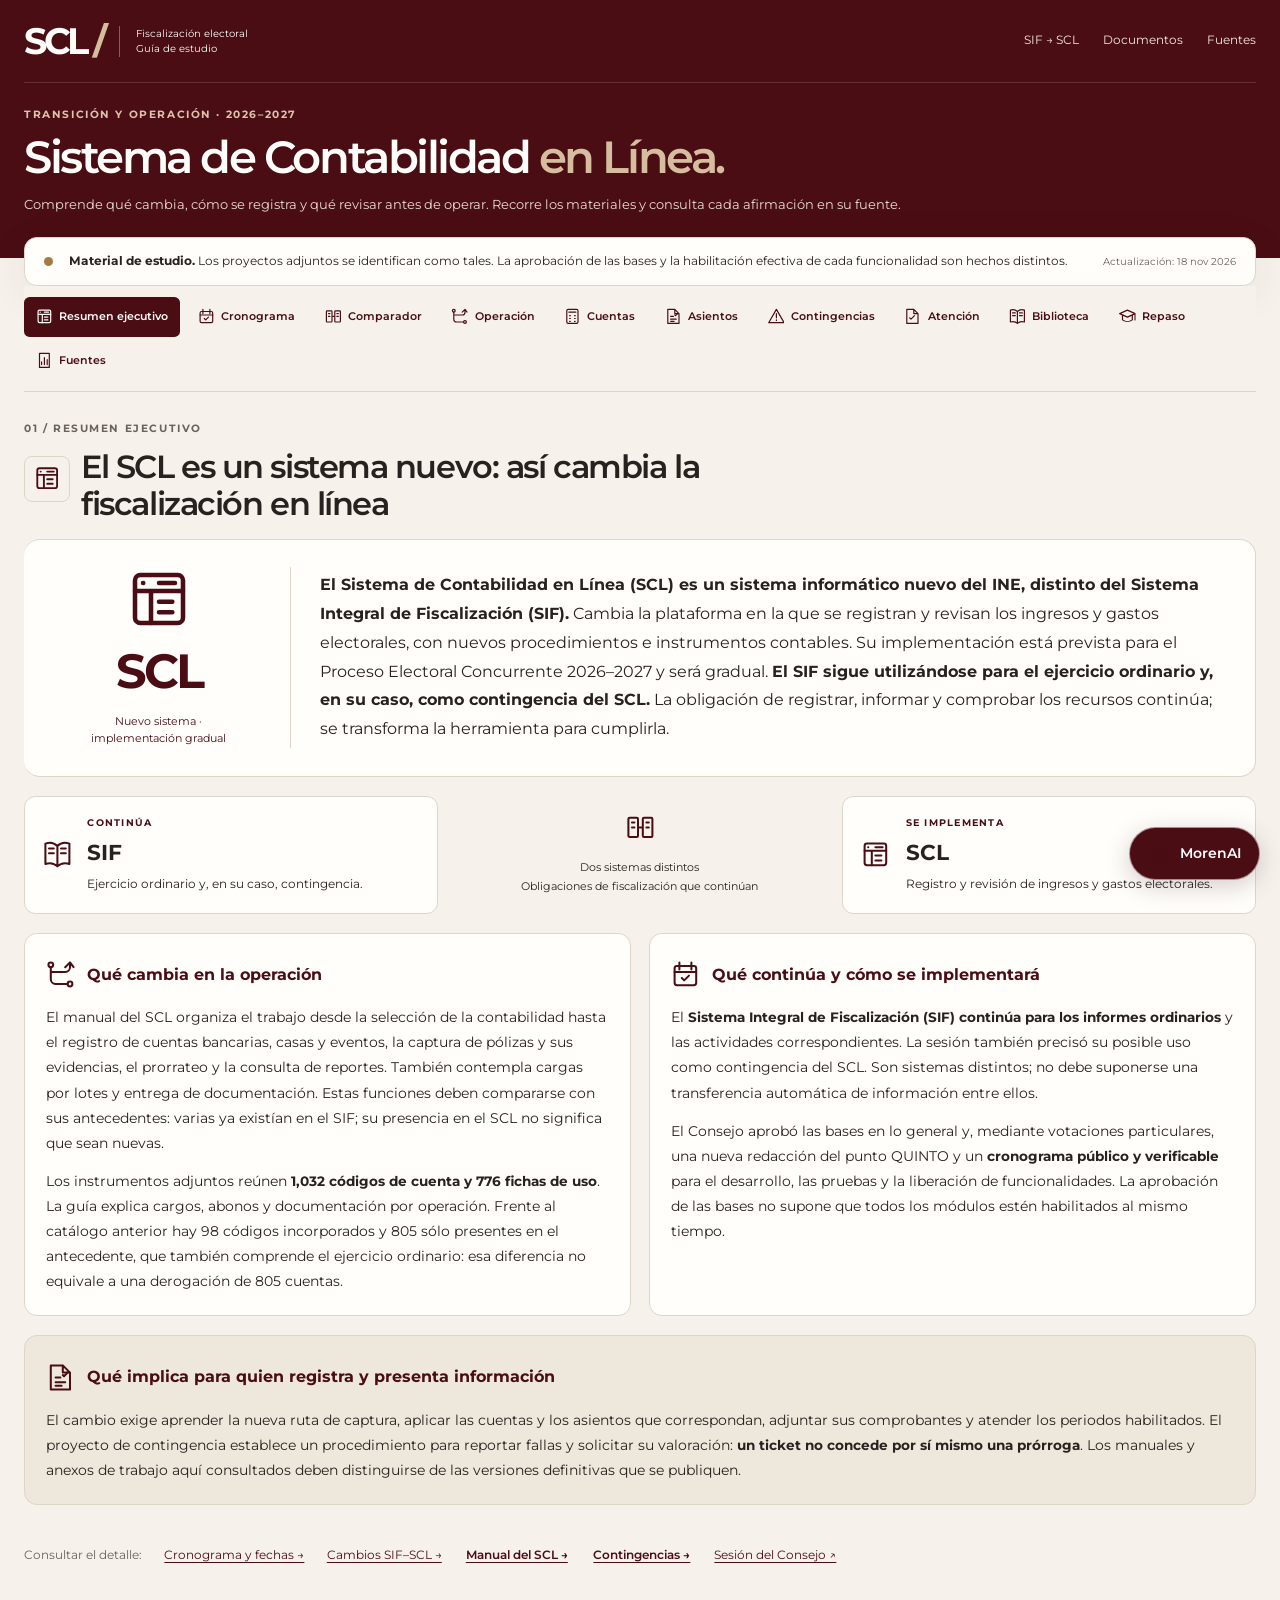
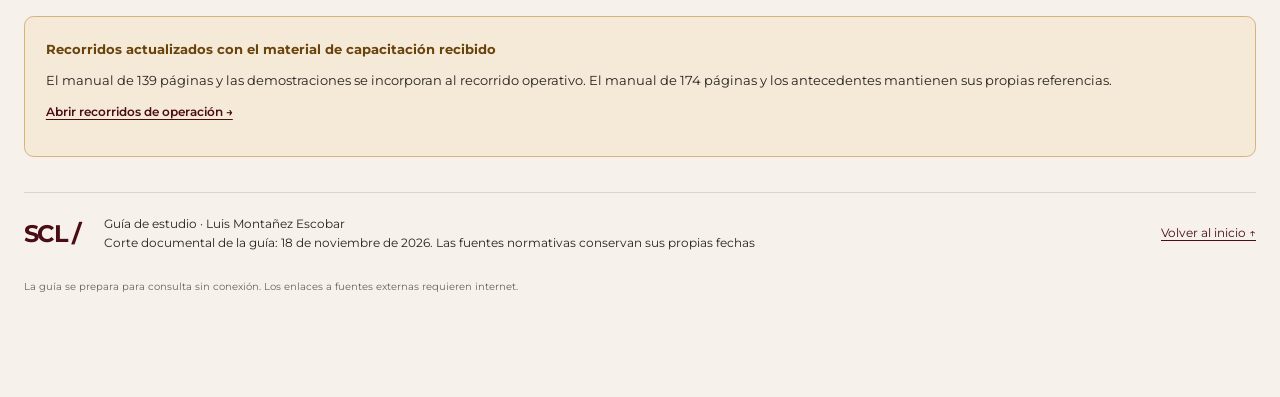
<file: index.html>
<!DOCTYPE html>

<html lang="es"><head><meta charset="utf-8"/><meta content="width=device-width,initial-scale=1,interactive-widget=resizes-content" name="viewport"/><meta content="Luis Montañez Escobar" name="author"/><meta content="Estudio del Sistema de Contabilidad en Línea: transición desde el SIF, operación, catálogo, asientos y contingencias con sus fuentes." name="description"/><meta content="#4a0d14" name="theme-color"/><title>SCL · Guía de estudio</title><link href="assets/favicon.svg" rel="icon" type="image/svg+xml"/><link href="styles.css?v=12" rel="stylesheet"/><link href="training.css?v=18" rel="stylesheet"/><script defer="" src="data.js?v=9"></script><script defer="" src="media.js?v=9"></script><script defer="" src="training-data.js?v=18"></script><script defer="" src="app.js?v=18"></script><script defer="" src="coverage.js?v=9"></script><script defer="" src="viewer.js?v=9"></script><script defer="" src="comparison.js?v=9"></script><script defer="" src="calendar-data.js?v=9"></script><script defer="" src="schedule.js?v=9"></script><script defer="" src="training.js?v=18"></script><script defer="" src="morenai.js?v=18"></script><script defer="" src="calendar-integration.js?v=9"></script></head>
<body><a class="skip" href="#contenido">Saltar al contenido</a><header class="site-header"><div class="wrap masthead"><a class="brand" href="#inicio"><strong>SCL<span> / </span></strong><span>Fiscalización electoral<br/>Guía de estudio</span></a><nav aria-label="Enlaces principales"><a href="#comparador">SIF → SCL</a><a href="#biblioteca">Documentos</a><a href="#fuentes">Fuentes</a></nav></div><div class="wrap hero" id="inicio"><div><p class="eyebrow">Transición y operación · 2026–2027</p><h1>Sistema de Contabilidad <span>en Línea.</span></h1><p class="hero-description">Comprende qué cambia, cómo se registra y qué revisar antes de operar. Recorre los materiales y consulta cada afirmación en su fuente.</p><div class="hero-actions"><a class="primary light" href="#operacion">Recorrer el sistema <span aria-hidden="true">↗</span></a><a href="#hallazgos">Ver puntos de atención →</a></div></div><div aria-hidden="true" class="hero-graphic"><span>REGISTRAR</span><div class="ledger"><i></i><i></i><i></i><i></i><i></i><i></i><b>+</b><em>=</em></div><span>DOCUMENTAR · RENDIR CUENTAS</span></div></div></header>
<main id="contenido"><div class="wrap"><div class="status-bar"><span class="status-dot"></span><p><strong>Material de estudio.</strong> Los proyectos adjuntos se identifican como tales. La aprobación de las bases y la habilitación efectiva de cada funcionalidad son hechos distintos.</p><span class="cutoff">Actualización: 18 nov 2026</span></div><nav aria-label="Contenido de la guía" class="section-nav"><a href="#panorama">Resumen ejecutivo</a><a href="#cronograma">Cronograma</a><a href="#comparador">Comparador</a><a href="#operacion">Operación</a><a href="#cuentas">Cuentas</a><a href="#asientos">Asientos</a><a href="#contingencias">Contingencias</a><a href="#hallazgos">Atención</a><a href="#biblioteca">Biblioteca</a><a href="#repaso">Repaso</a><a href="#fuentes">Fuentes</a></nav>
<section id="panorama"><div class="section-heading"><div><p class="eyebrow">01 / Resumen ejecutivo</p><h2>El SCL es un sistema nuevo: así cambia la fiscalización en línea</h2></div></div>
<div class="executive-lead"><div class="executive-emblem"><svg aria-hidden="true" class="executive-icon"><use href="assets/pictogramas/scl.svg#contabilidades"></use></svg><span>SCL</span><small>Nuevo sistema · implementación gradual</small></div><p><strong>El Sistema de Contabilidad en Línea (SCL) es un sistema informático nuevo del INE, distinto del Sistema Integral de Fiscalización (SIF).</strong> Cambia la plataforma en la que se registran y revisan los ingresos y gastos electorales, con nuevos procedimientos e instrumentos contables. Su implementación está prevista para el Proceso Electoral Concurrente 2026–2027 y será gradual. <strong>El SIF sigue utilizándose para el ejercicio ordinario y, en su caso, como contingencia del SCL.</strong> La obligación de registrar, informar y comprobar los recursos continúa; se transforma la herramienta para cumplirla.</p></div>
<div aria-label="Relación entre el SIF y el SCL" class="transition-map"><div><svg aria-hidden="true" class="executive-icon"><use href="assets/pictogramas/scl.svg#diario"></use></svg><span><small>CONTINÚA</small><strong>SIF</strong><span>Ejercicio ordinario y, en su caso, contingencia.</span></span></div><div class="transition-bridge"><svg aria-hidden="true" class="executive-icon"><use href="assets/pictogramas/scl.svg#comparar"></use></svg><span>Dos sistemas distintos<br/>Obligaciones de fiscalización que continúan</span></div><div><svg aria-hidden="true" class="executive-icon"><use href="assets/pictogramas/scl.svg#contabilidades"></use></svg><span><small>SE IMPLEMENTA</small><strong>SCL</strong><span>Registro y revisión de ingresos y gastos electorales.</span></span></div></div><div class="executive-grid"><article class="executive-card"><h3><svg aria-hidden="true" class="executive-icon"><use href="assets/pictogramas/scl.svg#ruta"></use></svg><span>Qué cambia en la operación</span></h3><p>El manual del SCL organiza el trabajo desde la selección de la contabilidad hasta el registro de cuentas bancarias, casas y eventos, la captura de pólizas y sus evidencias, el prorrateo y la consulta de reportes. También contempla cargas por lotes y entrega de documentación. Estas funciones deben compararse con sus antecedentes: varias ya existían en el SIF; su presencia en el SCL no significa que sean nuevas.</p><p>Los instrumentos adjuntos reúnen <strong>1,032 códigos de cuenta y 776 fichas de uso</strong>. La guía explica cargos, abonos y documentación por operación. Frente al catálogo anterior hay 98 códigos incorporados y 805 sólo presentes en el antecedente, que también comprende el ejercicio ordinario: esa diferencia no equivale a una derogación de 805 cuentas.</p></article>
<article class="executive-card"><h3><svg aria-hidden="true" class="executive-icon"><use href="assets/pictogramas/scl.svg#evento"></use></svg><span>Qué continúa y cómo se implementará</span></h3><p>El <strong>Sistema Integral de Fiscalización (SIF) continúa para los informes ordinarios</strong> y las actividades correspondientes. La sesión también precisó su posible uso como contingencia del SCL. Son sistemas distintos; no debe suponerse una transferencia automática de información entre ellos.</p><p>El Consejo aprobó las bases en lo general y, mediante votaciones particulares, una nueva redacción del punto QUINTO y un <strong>cronograma público y verificable</strong> para el desarrollo, las pruebas y la liberación de funcionalidades. La aprobación de las bases no supone que todos los módulos estén habilitados al mismo tiempo.</p></article></div>
<div class="executive-impact"><h3><svg aria-hidden="true" class="executive-icon"><use href="assets/pictogramas/scl.svg#poliza"></use></svg><span>Qué implica para quien registra y presenta información</span></h3><p>El cambio exige aprender la nueva ruta de captura, aplicar las cuentas y los asientos que correspondan, adjuntar sus comprobantes y atender los periodos habilitados. El proyecto de contingencia establece un procedimiento para reportar fallas y solicitar su valoración: <strong>un ticket no concede por sí mismo una prórroga</strong>. Los manuales y anexos de trabajo aquí consultados deben distinguirse de las versiones definitivas que se publiquen.</p></div>
<div class="executive-sources"><span>Consultar el detalle:</span><a href="#cronograma">Cronograma y fechas →</a><a href="#comparador">Cambios SIF–SCL →</a><button class="text-button" data-page="2" data-pdf="manual">Manual del SCL →</button><button class="text-button" data-page="5" data-pdf="contingencia">Contingencias →</button><a href="https://centralelectoral.ine.mx/2026/11/11/version-estenografica-de-la-sesion-extraordinaria-del-consejo-general-del-ine-11-de-noviembre-de-2026/" rel="noopener" target="_blank">Sesión del Consejo ↗</a></div></section>
<section id="cronograma"><div class="section-heading"><div><p class="eyebrow">02 / Implementación y calendario electoral</p><h2>Implementación del SCL y plazos de fiscalización</h2></div></div><p class="intro">El Acuerdo INE/CG570/2026 establece los plazos para la fiscalización de los informes de ingresos y gastos de obtención del apoyo de la ciudadanía, precampaña y campaña. El cronograma de implementación del SCL debe coordinar la disponibilidad de sus funcionalidades con la presentación y revisión de esos informes.</p><div class="schedule-undated"><h3>Actividades del SCL sin fecha establecida</h3><div class="schedule-milestones"><article><h3>Desarrollo y pruebas</h3><p>La programación debe precisar las actividades de desarrollo y las pruebas de validación.</p><span>Sin fecha establecida</span></article><article><h3>Liberación de funcionalidades</h3><p>La entrada en operación depende de la conclusión y liberación de los desarrollos a cargo de la UTSI.</p><span>Sin fecha establecida</span></article></div><p class="reader-caption">Las bases y la adición del cronograma se aprobaron el 11 de noviembre de 2026. La continuidad del SIF para las actividades señaladas en el punto QUINTO se previó al menos durante 2027. <button class="text-button" data-page="11" data-pdf="bases">Anteproyecto: puntos SEGUNDO y TERCERO, página 11 →</button> <button class="text-button" data-page="13" data-pdf="bases">Avisos de habilitación: punto DÉCIMO PRIMERO, página 13 →</button><a href="https://centralelectoral.ine.mx/2026/11/11/version-estenografica-de-la-sesion-extraordinaria-del-consejo-general-del-ine-11-de-noviembre-de-2026/" rel="noopener" target="_blank">Sesión del 11 de noviembre: votaciones particulares del QUINTO y de la adición del cronograma ↗</a></p></div><div id="scheduleApp"><div aria-label="Consulta del cronograma" class="schedule-full-tabs" role="group"><button aria-pressed="true" data-schedule-panel="scheduleCalendar">Calendario electoral completo</button><button aria-pressed="false" data-schedule-panel="scheduleRelations">Implicaciones por actuación</button><button aria-pressed="false" data-schedule-panel="scheduleDocuments">Fechas pendientes y documentos</button><button aria-pressed="false" data-schedule-panel="scheduleResearch">Antecedentes publicados</button></div><div id="scheduleCalendar"><p class="reader-caption">Mismas vistas, mapa, selección de entidades, cargos, anexos, fuentes, capturas y descargas del calendario electoral.</p><iframe id="fullElectoralCalendar" loading="lazy" scrolling="no" src="calendario/index.html" style="width:100%;height:1500px;border:0;display:block" title="Calendario electoral completo 2026–2027"></iframe><a class="text-button" href="calendario/index.html" rel="noopener" target="_blank">Abrir calendario en pantalla completa ↗</a></div><div hidden="" id="scheduleRelations"></div><div hidden="" id="scheduleResearch"></div></div><div hidden="" id="scheduleDocuments"><div class="schedule-alert"><strong>Fechas establecidas y fechas pendientes de la implementación.</strong><p>Las fuentes consultadas distinguen la previsión general de puesta en producción durante 2026 de las fechas por funcionalidad. El anteproyecto remite a un cronograma integral, un plan de capacitación y avisos de habilitación. Esos instrumentos deben permitir conocer cuándo puede cumplirse cada obligación en el sistema correspondiente.</p></div><p class="source-line"><a href="https://centralelectoral.ine.mx/2026/11/11/version-estenografica-de-la-sesion-extraordinaria-del-consejo-general-del-ine-11-de-noviembre-de-2026/" rel="noopener" target="_blank">Sesión del 11 de noviembre ↗</a> · <a href="https://www.ine.mx/calendario-de-fiscalizacion-del-proceso-electoral-concurrente-2026-2027/" rel="noopener" target="_blank">Calendario oficial de fiscalización ↗</a></p><div class="schedule-cross"><h3>El primer cruce ya ocurre el 12 de noviembre</h3><p>El calendario incorpora inicios de apoyo ciudadano y precampaña para Guerrero el 12 de noviembre de 2026. La proximidad con la aprobación de las bases exige conocer la plataforma habilitada para cada obligación. La sesión no acredita por sí sola que el SCL ya estuviera liberado ese día ni modifica las fechas del calendario.</p><a href="https://luismesco.github.io/calendario-electoral-2026-2027/#mes=2026-11&amp;entidad=GRO" rel="noopener" target="_blank">Consultar Guerrero en el calendario original ↗</a></div><div class="schedule-legal"><h3>Cómo se relacionan las fechas y las obligaciones</h3><p>El periodo de obtención del apoyo de la ciudadanía, la precampaña y la campaña delimitan las operaciones que deben informarse. Después se identifican, para cada ámbito, cargo y bloque, las fechas de presentación de informes, notificación de oficios de errores y omisiones, respuesta, dictamen y resolución. Las actuaciones de la Unidad Técnica de Fiscalización, la Comisión de Fiscalización y el Consejo General se muestran separadas de las obligaciones de los sujetos obligados.</p><p>Los artículos 79 y 80 de la Ley General de Partidos Políticos regulan los informes de precampaña y campaña de los partidos políticos y su revisión. Los plazos específicos del Acuerdo INE/CG570/2026 y sus anexos deben consultarse por el periodo, sujeto obligado y ámbito correspondiente. Esas disposiciones no se trasladan automáticamente a personas aspirantes a candidaturas independientes.</p><p><strong>Implicación de la implementación:</strong> deben estar disponibles las funcionalidades aplicables al registro contable, documentación soporte, presentación de informes y atención de oficios de errores y omisiones. Una liberación posterior o una incidencia técnica no modifica por sí misma el plazo: debe atenderse el procedimiento aplicable y acreditarse la determinación de la autoridad competente.</p><button class="text-button" data-page="43" data-pdf="lgpp">Consultar artículos 79 y 80 de la Ley General de Partidos Políticos →</button></div></div></section><section id="morenai" hidden><div class="section-heading"><div><p class="eyebrow">Consulta documental</p><h2>MorenAI · Preguntas sobre el SCL</h2></div></div><p class="intro">Consulta los documentos de estudio del SCL, sus antecedentes en el SIF, los instrumentos contables y el calendario electoral, con apoyo del acervo normativo electoral. Cada respuesta se acompaña de los documentos, páginas y pasajes que la sostienen.</p><p class="reader-caption" id="morenaiCoverage"></p><form class="morenai-form" id="morenaiForm"><label for="morenaiScope">Fuentes para responder</label><select id="morenaiScope"><option value="electoral">Documentos de estudio y contexto normativo electoral</option><option value="documents">Sólo documentos de estudio del SCL y calendario</option></select><label for="morenaiQuestion">Tu pregunta</label><textarea id="morenaiQuestion" maxlength="1800" minlength="5" placeholder="¿Qué documento debe establecer las fechas de capacitación y habilitación del SCL?" required="" rows="3"></textarea><div><button class="primary" id="morenaiSubmit" type="submit">Consultar documentos →</button><span aria-live="polite" id="morenaiStatus" role="status"></span></div></form><div class="morenai-suggestions"><button data-morenai-question="¿Qué fechas faltan para la implementación del SCL y dónde deben establecerse?">Fechas pendientes</button><button data-morenai-question="¿Cuál es la diferencia entre el SCL y el SIF y qué continúa en el SIF durante 2027?">Transición SIF–SCL</button><button data-morenai-question="¿Un reporte de falla o ticket concede una prórroga automática?">Incidencias y plazos</button><button data-morenai-question="¿Qué es el SCL?">¿Qué es el SCL?</button><button data-morenai-question="¿En qué se diferencia el SCL del SIF?">SCL y SIF</button><button data-morenai-question="¿Qué es el catálogo de cuentas?">Catálogo de cuentas</button><button data-morenai-question="¿Qué es el Plan de Contingencia del SCL?">Plan de Contingencia</button><button data-morenai-question="¿Qué cambios se pueden hacer a los datos de una cuenta bancaria?">Cambios en cuentas bancarias</button><button data-morenai-question="¿Cómo se hace el prorrateo en el SCL?">Prorrateo</button></div><div aria-live="polite" id="morenaiAnswer"></div><div class="pagination" hidden="" id="morenaiHistory"><button id="morenaiPrevious">← Consulta anterior</button><span id="morenaiPosition"></span><button id="morenaiNext">Consulta siguiente →</button></div><p class="reader-caption">Corte documental de la guía: 18 de noviembre de 2026. Las fuentes normativas conservan sus propias fechas. Se distinguen las versiones de trabajo, los antecedentes publicados y las decisiones del Consejo General. Consulta el contexto de cada fuente antes de aplicar una conclusión a un caso concreto.</p></section><section id="comparador"><div class="section-heading"><div><p class="eyebrow">02 / Antecedente y propuesta</p><h2>Del SIF al SCL</h2></div><p class="section-side">Índice completo, cuentas y asientos.</p></div><p class="intro">Compara instrumentos concretos. Una función presente en el SCL puede existir desde el SIF; una diferencia documental no acredita por sí sola su configuración actual en producción.</p><div aria-label="Contenido del comparador" class="compare-view-tabs" role="group"><button aria-pressed="true" data-compare-view="visual" type="button">Capturas de antes y propuesta</button><button aria-pressed="false" data-compare-view="text" type="button">Cambios documentales</button></div><div id="visualComparison"></div><div hidden="" id="textComparison"><label class="filter-label" for="compareFilter">Tema de comparación</label><select id="compareFilter"><option value="">Todos los temas</option><option>Alcance</option><option>Registro</option><option>Evidencias</option><option>Contingencias</option><option>Instrumentos contables</option></select><div class="comparison-list" id="compareRows"></div></div></section>
<section id="operacion"><div class="section-heading"><div><p class="eyebrow">03 / Recorrido del manual</p><h2>De la contabilidad al reporte</h2></div><span class="count-label">16 apartados · 174 páginas</span></div><p class="intro">Selecciona un apartado para consultar su ruta, secuencia de trabajo y precauciones. La lectura original por página permanece disponible en la biblioteca.</p><div class="search"><label for="moduleSearch">Buscar en el recorrido</label><input id="moduleSearch" placeholder="Por ejemplo: prorrateo, temporalidad, evidencias" type="search"/></div><div class="module-grid" id="modules"></div></section>
<section id="cuentas"><div class="section-heading"><div><p class="eyebrow">04 / Catálogo e instructivo</p><h2>Encuentra la cuenta.<br/>Comprende su movimiento.</h2></div><span class="count-label">1,032 códigos · 776 fichas</span></div><p class="intro">El catálogo incluye cuentas de distintos niveles. La existencia de un código no significa que sea afectable ni que esté habilitado para tu proceso. Abre la ficha y revisa su estatus.</p><div class="query-panel"><div class="filters"><div class="field wide"><label for="accountSearch">Código, nombre o movimiento</label><input id="accountSearch" placeholder="Caja, 1-1-02, redes sociales…" type="search"/></div><div class="field"><label for="rubroFilter">Rubro</label><select id="rubroFilter"><option value="">Todos</option><option>Activo</option><option>Pasivo</option><option>Patrimonio</option><option>Ingresos</option><option>Egresos</option><option>Orden</option></select></div><div class="field"><label for="accountState">Tipo de consulta</label><select id="accountState"><option value="">Todo el catálogo</option><option value="ficha">Con ficha</option><option value="nueva">Marcadas nuevas</option><option value="inactiva">Inactivas</option></select></div><button class="text-button" id="clearAccounts" type="button">Limpiar filtros</button></div><div class="results-header"><p aria-live="polite" id="accountCount" role="status"></p><button class="text-button" id="exportAccounts" type="button">Descargar selección CSV ↓</button></div><div class="table-wrap"><table><thead><tr><th scope="col">Código</th><th scope="col">Cuenta</th><th scope="col">Rubro</th><th scope="col">Estado / detalle</th></tr></thead><tbody id="accountRows"></tbody></table></div><div class="pagination"><button aria-label="Página anterior de cuentas" id="prevAccounts" type="button">← Anterior</button><span id="accountPage"></span><button aria-label="Página siguiente de cuentas" id="nextAccounts" type="button">Siguiente →</button></div></div><details class="reading-note"><summary>Cómo interpretar las cifras y la comparación contable</summary><p>Las 776 fichas describen movimientos: 774 aparecen activas y dos inactivas. Otras 256 entradas del catálogo no tienen ficha individual en el instructivo; entre ellas existen niveles acumulativos. Esa diferencia no demuestra una omisión por sí sola.</p><p>El catálogo del acuerdo CF/011/2024 contiene 1,739 códigos; frente al adjunto, se identifican 98 códigos añadidos y 805 presentes únicamente en el anterior. Los ámbitos de los instrumentos son distintos: esto no permite llamar “derogadas” a esas 805 cuentas. Las 98 incorporaciones coinciden con las marcadas como nuevas en el instructivo.</p><button class="text-button" data-doc="contable" data-page="5">Leer alcance y actualización de cuentas →</button></details></section>
<section id="asientos"><div class="section-heading"><div><p class="eyebrow">05 / Guía contabilizadora</p><h2>Relaciona operación, evidencia y asiento</h2></div><span class="count-label">169 temas · 361 filas de operaciones</span></div><p class="intro">Cada resultado conserva el número de operación y la fila de su fuente. El número 253 se repite en dos filas; se mantienen ambas. Los ejemplos deben adecuarse al hecho, proceso y cuenta habilitada.</p><div class="query-panel"><div class="filters operation-filters"><div class="field"><label for="operationSearch">Buscar operación o evidencia</label><input id="operationSearch" placeholder="Proveedores, aportación, CFDI…" type="search"/></div><div class="field"><label for="operationTheme">Tema</label><select id="operationTheme"><option value="">Todos los temas</option></select></div></div><div class="results-header"><p aria-live="polite" id="operationCount" role="status"></p></div><div class="operation-list" id="operations"></div><div class="pagination"><button id="prevOperations" type="button">← Anterior</button><span id="operationPage"></span><button id="nextOperations" type="button">Siguiente →</button></div></div></section>
<section id="contingencias"><div class="section-heading"><div><p class="eyebrow">06 / Actuar ante una falla</p><h2>Reportar no equivale<br/>a obtener una prórroga.</h2></div><span class="badge draft">Según el proyecto adjunto</span></div><div class="contingency-grid"><div><p class="intro">El plan distingue asesoría, incidencia, intermitencia y falla. La atención requiere identificar el impedimento y documentarlo; el ticket no exime por sí solo de las obligaciones.</p><div class="decision"><label for="incidentDay">¿Cuándo ocurre el problema?</label><select id="incidentDay"><option value="normal">En un día distinto al vencimiento</option><option value="deadline">El día de vencimiento</option></select><p aria-live="polite" id="incidentAdvice" role="status"></p><small>Consideraciones previas 2, 3 y 6 del proyecto. No es un cómputo de un vencimiento real.</small></div><div class="contact"><h3>Canales que propone el plan</h3><p>CAT: <strong>(55) 55 99 16 00</strong></p><p>Extensiones: 372165, 372167, 372178, 372182, 421122, 421164, 423177 y 423116.</p><p>Seguimiento y evidencias: <strong>asistencia.scl@ine.mx</strong></p><p>Lunes a viernes, 09:00–19:00, hora del centro. En vencimientos, guardia hasta las 23:59.</p><small>Verifica la versión publicada y sus canales antes de utilizarlos.</small></div></div><div class="checklist"><div class="checklist-heading"><h3>Expediente de la incidencia</h3><button class="text-button" id="resetChecklist" type="button">Reiniciar</button></div><p id="checkProgress" role="status"></p><div id="incidentChecklist"></div><button class="primary" id="downloadChecklist" type="button">Descargar mi lista ↓</button><button class="text-button" data-doc="contingencia" data-page="2">Leer el plan completo →</button></div></div><div class="notice"><strong>Las doce horas no amplían la obligación.</strong><p>El proyecto permite presentar la solicitud firmada de prórroga el día de vencimiento o hasta doce horas después de su conclusión. Ese margen se refiere a la solicitud. La procedencia, duración y alcance dependen de la determinación de la autoridad competente.</p><button class="text-button" data-doc="contingencia" data-page="3">Consideraciones 6 y 7 · página 3 →</button></div></section>
<section id="hallazgos"><div class="section-heading"><div><p class="eyebrow">07 / Lectura crítica</p><h2>Lo que requiere atención</h2></div><span class="section-side">Hecho · fuente · implicación · acción</span></div><p class="intro">Observaciones sobre las versiones proporcionadas. No se atribuyen automáticamente al texto final aprobado ni constituyen, por sí mismas, una conclusión de invalidez.</p><div class="finding-list" id="findings"></div></section>
<section id="biblioteca"><div class="section-heading"><div><p class="eyebrow">08 / Lectura de principio a fin</p><h2>La biblioteca del tema</h2></div><button class="text-button" id="printGuide" type="button">Imprimir sección / Guardar PDF ↓</button></div><p class="intro">Abre cada documento en el visor PDF para recorrer sus páginas, ampliar, girar y buscar. También puedes consultar el texto o las hojas y descargar el archivo. Los libros contables también alimentan los exploradores anteriores.</p><div class="document-grid" id="documentCards"></div></section>
<section id="repaso"><div class="section-heading"><div><p class="eyebrow">09 / Comprueba lo aprendido</p><h2>Repaso con explicación</h2></div><span aria-live="polite" class="count-label" id="quizScore" role="status"></span></div><p class="intro">Responde cada caso y consulta por qué una respuesta es correcta. El progreso se conserva únicamente en este navegador.</p><div class="quiz-grid" id="quiz"></div><div class="quiz-navigation"><button id="prevQuestion" type="button">← Pregunta anterior</button><span id="questionPosition" role="status"></span><button id="nextQuestion" type="button">Siguiente pregunta →</button></div><button class="text-button" id="resetQuiz" type="button">Reiniciar respuestas</button></section>
<section id="fuentes"><div class="section-heading"><div><p class="eyebrow">10 / Fuentes y alcance</p><h2>Documentos para volver a la fuente</h2></div></div><div class="source-grid" id="officialSources"></div><div class="reading-note"><h3>Qué está acreditado y qué falta confirmar</h3><p>La publicación institucional del 11 de noviembre de 2026 y su versión estenográfica dan cuenta de la aprobación de las bases y de decisiones particulares. Los archivos adjuntos conservan números provisionales y referencias pendientes. Esta guía no identifica esos archivos como el engrose definitivo.</p><p>Para una operación concreta deben confirmarse el texto final, los anexos publicados, los avisos de habilitación, la versión del manual y la temporalidad correspondiente. La solicitud de ajustes técnicos durante una sesión no equivale a su implementación.</p><p>Marco de referencia: LGIPE, artículos 190, numeral 2; 191, numeral 1, incisos a) y b); 192 y 199; LGPP, artículos 59, 60 y 61; y Reglamento de Fiscalización e instrumentos aplicables al proceso. Las citas de los proyectos se revisan en relación con el texto oficial.</p></div></section>
</div></main><footer class="wrap site-footer"><a class="footer-brand" href="#inicio">SCL /</a><p>Guía de estudio · Luis Montañez Escobar<br/><small>Corte documental de la guía: 18 de noviembre de 2026. Las fuentes normativas conservan sus propias fechas</small></p><a href="#inicio">Volver al inicio ↑</a><p id="offlineStatus" role="status"></p></footer>
<dialog aria-labelledby="detailTitle" id="detailDialog"><div class="dialog-header"><div><p class="eyebrow" id="detailEyebrow">Detalle</p><h2 id="detailTitle"></h2></div><button aria-label="Cerrar detalle" class="close-button" id="closeDetail" type="button">×</button></div><div id="detailBody"></div></dialog><div aria-live="polite" hidden="" id="toast" role="status"></div></body></html>
</file>
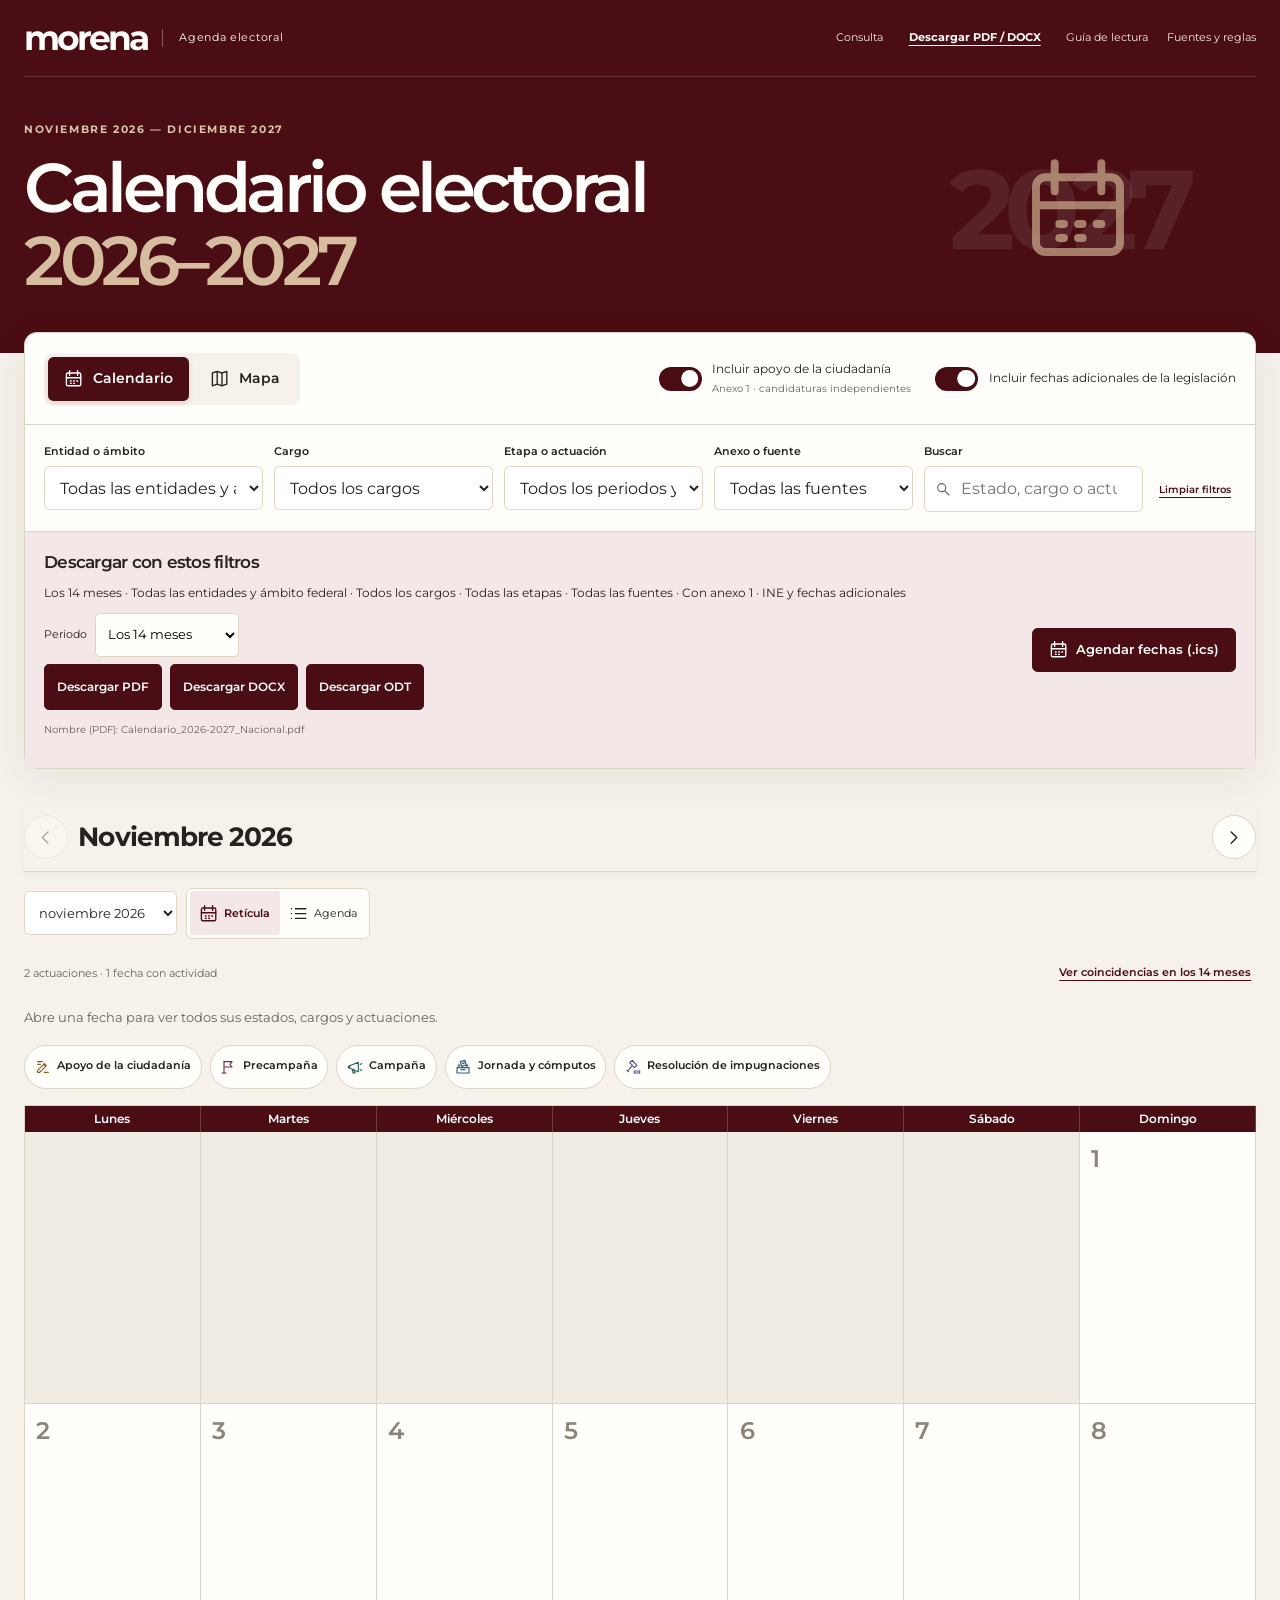
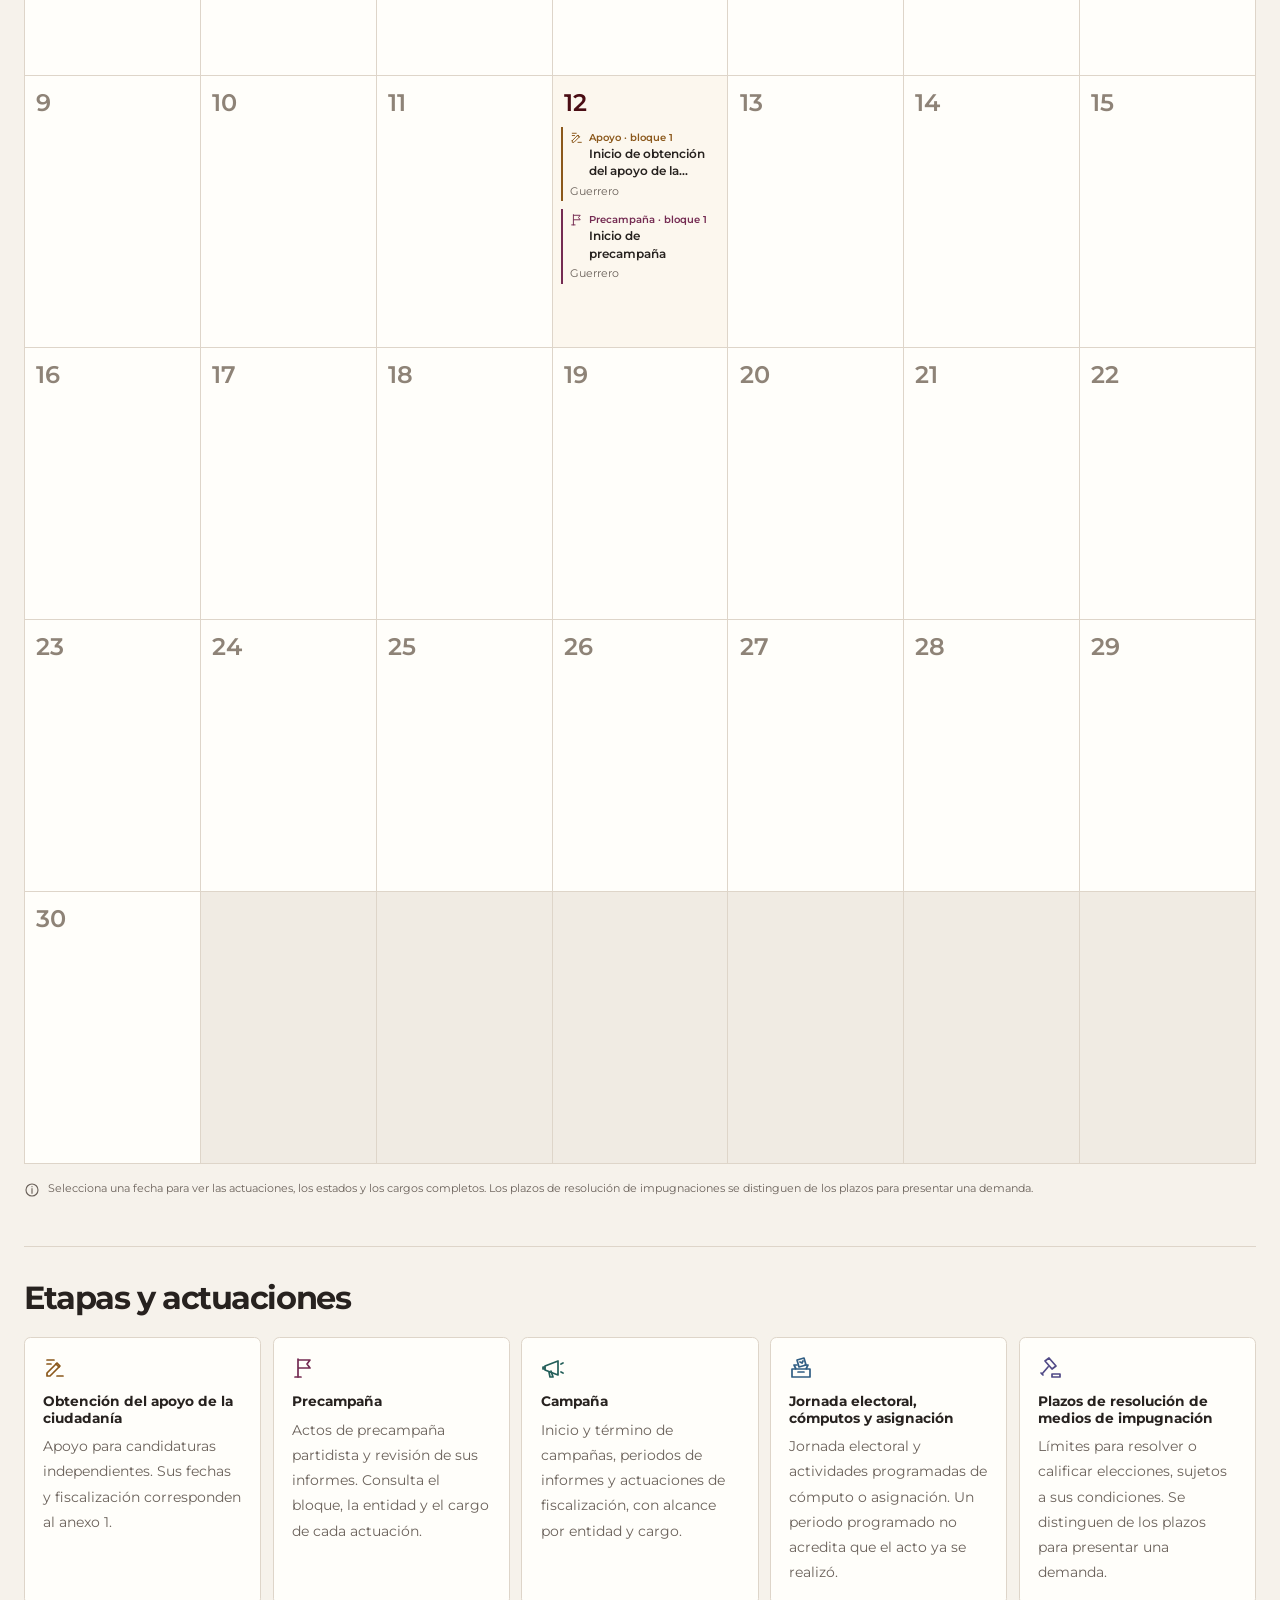
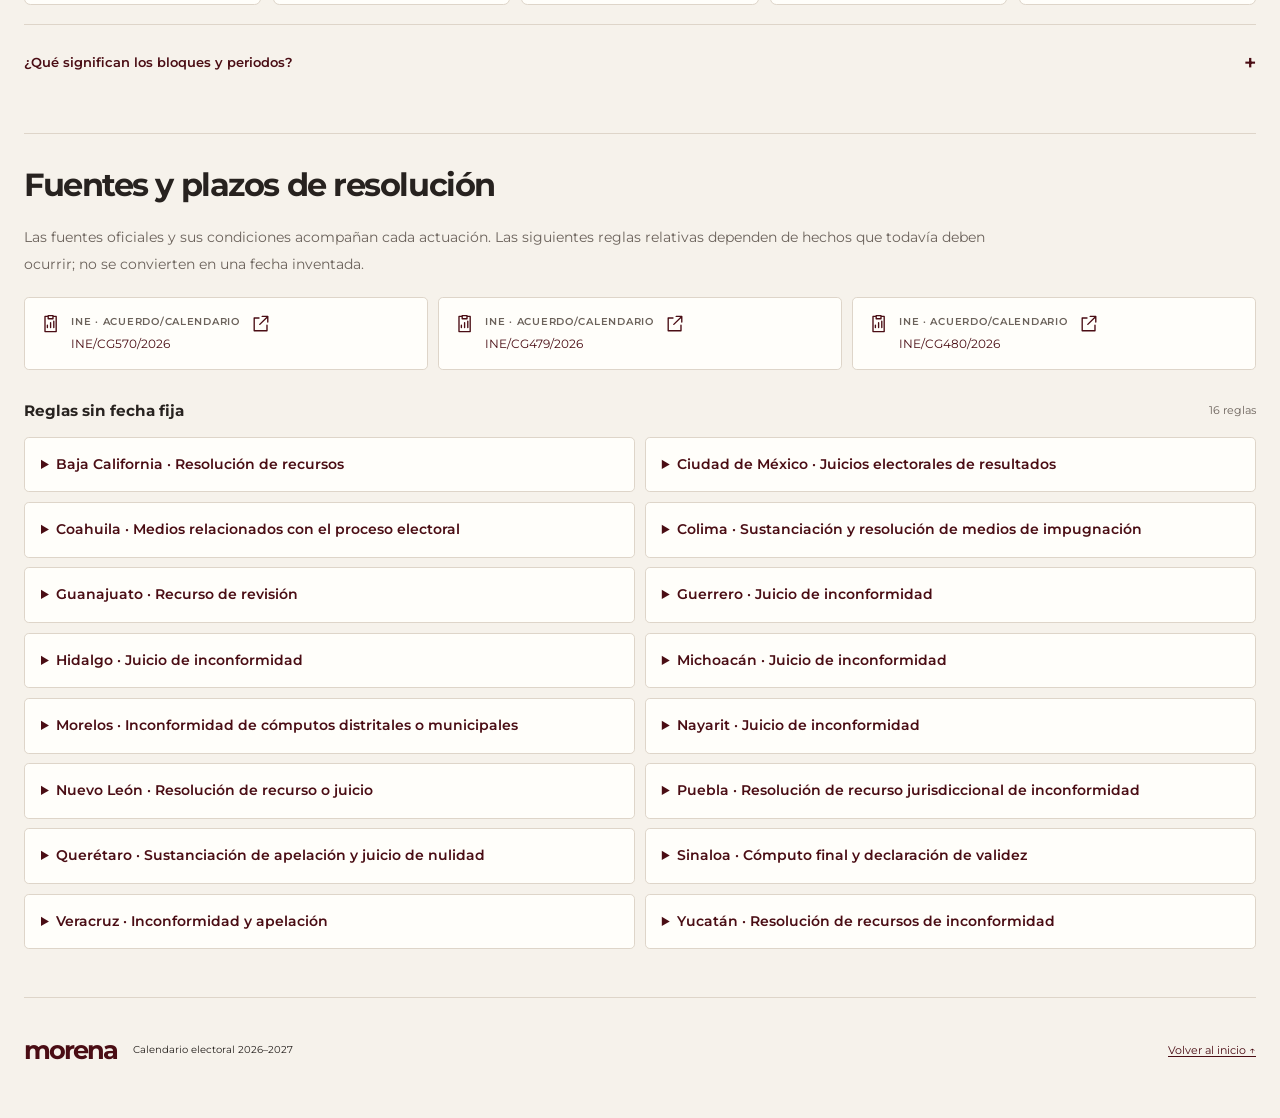
<file: calendario/index.html>
<!doctype html>
<html lang="es-MX">
<head>
  <meta charset="utf-8">
  <meta name="viewport" content="width=device-width, initial-scale=1">
  <meta name="theme-color" content="#4A0D14">
  <meta name="author" content="Luis Montañez Escobar">
  <meta name="description" content="Calendario electoral de noviembre de 2026 a diciembre de 2027. Consulta fechas, estados, cargos, fiscalización y medios de impugnación en calendario o mapa.">
  <title>Calendario electoral 2026–2027</title>
  <link rel="icon" href="assets/favicon.svg" type="image/svg+xml">
  <link rel="manifest" href="manifest.webmanifest">
  <link rel="preload" href="assets/fonts/Montserrat-Regular.ttf" as="font" type="font/ttf" crossorigin>
  <link rel="stylesheet" href="styles.css">
  <script src="naming.js" defer></script>
  <script src="app.js" defer></script>
  <script src="documents.js" defer></script>
<script defer src="embed.js"></script></head>
<body>
  <a class="skip-link" href="#consulta">Ir a la consulta</a>
  <header class="site-header">
    <div class="masthead wrap">
      <a class="brand" href="#" aria-label="Inicio del calendario"><span class="wordmark">morena</span><span class="brand-caption">Agenda electoral</span></a>
      <nav aria-label="Navegación principal"><a href="#consulta">Consulta</a><button id="jumpDownloads" class="download-jump" type="button">Descargar PDF / DOCX</button><a href="#guia">Guía de lectura</a><a href="#fuentes">Fuentes y reglas</a></nav>
    </div>
    <div class="hero wrap">
      <div><p class="eyebrow">Noviembre 2026 — diciembre 2027</p><h1>Calendario electoral<br><span>2026–2027</span></h1></div>
      <div class="hero-mark" aria-hidden="true"><span>20</span><span>27</span><svg class="hero-icon"><use href="assets/icons.svg#calendario"></use></svg></div>
    </div>
  </header>

  <main id="consulta" class="wrap" tabindex="-1">
    <div id="loadState" class="load-state" role="status"><span class="loading-dot"></span> Cargando las fechas…</div>
    <noscript><p class="notice">Activa JavaScript para consultar el calendario interactivo.</p></noscript>
    <div id="application" hidden>
      <section class="query-panel" aria-label="Opciones de consulta">
        <div class="query-top">
          <div class="view-tabs" role="group" aria-label="Vista principal">
            <button id="calendarView" type="button" aria-pressed="true"><svg class="icon"><use href="assets/icons.svg#calendario"></use></svg>Calendario</button>
            <button id="mapView" type="button" aria-pressed="false"><svg class="icon"><use href="assets/icons.svg#mapa"></use></svg>Mapa</button>
          </div>
          <div class="query-switches"><label class="annex-switch"><input id="annexToggle" type="checkbox" checked><span class="switch-track" aria-hidden="true"></span><span>Incluir apoyo de la ciudadanía<small>Anexo 1 · candidaturas independientes</small></span></label><label class="annex-switch"><input id="legalDatesToggle" type="checkbox" checked><span class="switch-track" aria-hidden="true"></span><span>Incluir fechas adicionales de la legislación</span></label></div>
        </div>
        <form id="filterForm" class="filters" role="search">
          <div class="field"><label for="stateFilter">Entidad o ámbito</label><select id="stateFilter"><option value="">Todas las entidades y ámbito federal</option></select></div>
          <div class="field"><label for="officeFilter">Cargo</label><select id="officeFilter"><option value="">Todos los cargos</option></select></div>
          <div class="field"><label for="stageFilter">Etapa o actuación</label><select id="stageFilter"><option value="">Todas las etapas y actuaciones</option></select></div>
          <div class="field"><label for="annexFilter">Anexo o fuente</label><select id="annexFilter"><option value="">Todas las fuentes</option><option value="1">Anexo 1 · Apoyo de la ciudadanía</option><option value="2">Anexo 2 · Precampaña</option><option value="3">Anexo 3 · Campaña</option><option value="otras">Otras fuentes · Jornada e impugnaciones</option></select></div>
          <div class="field search-field"><label for="searchInput">Buscar</label><div class="search-input"><svg class="icon" aria-hidden="true"><use href="assets/icons.svg#buscar"></use></svg><input id="searchInput" type="search" placeholder="Estado, cargo o actuación" autocomplete="off"></div></div>
          <button id="clearFilters" class="text-button clear-filter" type="button">Limpiar filtros</button>
        </form>
        <div id="activeFilters" class="active-filters" aria-label="Filtros aplicados"></div>
        <div id="downloads" class="download-bar" tabindex="-1"><div class="download-option"><h2 class="download-heading">Descargar con estos filtros</h2><p id="documentSelection" class="document-selection"></p><label class="download-period" for="documentPeriod">Periodo<select id="documentPeriod"><option value="all">Los 14 meses</option><option value="month">Mes seleccionado</option><option value="selected">Elegir meses…</option></select><button id="editMonths" class="text-button" type="button" hidden>Editar meses</button></label><div class="download-formats" role="group" aria-label="Formatos del calendario"><button id="downloadPDF" class="download-link" type="button">Descargar PDF</button><button id="downloadDOCX" class="download-link" type="button">Descargar DOCX</button><button id="downloadODT" class="download-link" type="button">Descargar ODT</button></div><p class="filename-preview">Nombre (PDF): <span id="documentFilename"></span></p><small id="odtVersion">14 meses · según los filtros seleccionados</small><p id="documentStatus" class="document-status" role="status" aria-live="polite" hidden></p></div><button id="openExport" class="export-button" type="button"><svg class="icon" aria-hidden="true"><use href="assets/icons.svg#calendario"></use></svg>Agendar fechas (.ics)</button></div>
      </section>

      <section id="calendarSection" aria-labelledby="monthTitle">
        <div class="month-navigation"><button id="prevMonth" class="icon-button previous" type="button" aria-label="Mes anterior"><svg class="icon"><use href="assets/icons.svg#flecha"></use></svg></button><div><h2 id="monthTitle" aria-live="polite" aria-atomic="true">Noviembre 2026</h2></div><button id="nextMonth" class="icon-button" type="button" aria-label="Mes siguiente"><svg class="icon"><use href="assets/icons.svg#flecha"></use></svg></button></div>
        <div class="calendar-toolbar">
          <div class="calendar-actions"><label class="sr-only" for="monthSelect">Ir a un mes</label><select id="monthSelect"></select><div class="format-tabs" role="group" aria-label="Formato de consulta"><button id="gridFormat" type="button" aria-pressed="true" aria-label="Ver retícula de calendario"><svg class="icon"><use href="assets/icons.svg#calendario"></use></svg><span>Retícula</span></button><button id="agendaFormat" type="button" aria-pressed="false"><svg class="icon"><use href="assets/icons.svg#lista"></use></svg><span>Agenda</span></button></div></div>
        </div>
        <div class="calendar-caption"><p id="resultSummary" role="status" aria-live="polite"></p><button id="searchAll" class="text-button" type="button">Ver coincidencias en los 14 meses</button></div>
        <p class="calendar-open-hint">Abre una fecha para ver todos sus estados, cargos y actuaciones.</p>
        <div id="stageLegend" class="stage-legend" aria-label="Identificación de periodos y actuaciones"></div>
        <div id="calendarGrid" class="calendar-grid" aria-label="Calendario mensual"></div>
        <div id="agendaList" class="agenda-list" hidden></div>
        <div id="emptyMonth" hidden></div>
        <section id="monthIntervals" class="interval-section" hidden aria-label="Periodos sin día individualizado"></section>
        <p class="calendar-footnote"><svg class="icon" aria-hidden="true"><use href="assets/icons.svg#info"></use></svg>Selecciona una fecha para ver las actuaciones, los estados y los cargos completos. Los plazos de resolución de impugnaciones se distinguen de los plazos para presentar una demanda.</p>
      </section>

      <section id="mapSection" class="map-section" hidden aria-labelledby="mapTitle">
        <div class="section-heading"><div><h2 id="mapTitle">Mapa electoral</h2></div><button id="clearMap" class="text-button" type="button">Ver todo México</button></div>
        <div class="map-layout"><div class="map-panel"><p class="map-help">Selecciona una entidad.</p><div id="mexicoMap" class="mexico-map"></div><div class="map-legend"><span><i class="map-swatch government"></i>Gubernatura y otros cargos</span><span><i class="map-swatch municipal"></i>Otros cargos locales, sin gubernatura</span></div><button id="federalMap" class="federal-button" type="button"><svg class="icon"><use href="assets/icons.svg#jornada"></use></svg><span>Ámbito federal<small>Diputaciones federales</small></span><svg class="icon"><use href="assets/icons.svg#flecha"></use></svg></button><p class="map-credit">Geografía: INEGI · Marco Geoestadístico, diciembre de 2025.</p></div><div id="territoryPanel" class="territory-panel"></div></div>
        <div id="mapTooltip" class="map-tooltip" role="tooltip" hidden></div>
      </section>

      <section id="guia" class="reading-guide" aria-labelledby="guideTitle"><div class="section-heading"><div><h2 id="guideTitle">Etapas y actuaciones</h2></div></div><div id="guideCards" class="guide-cards"></div><details class="block-help"><summary>¿Qué significan los bloques y periodos?</summary><p>Los bloques del INE reúnen fechas de término y fiscalización. Los inicios pueden variar por entidad y cargo. Un mismo número de bloque puede tener integrantes distintos en apoyo de la ciudadanía y en precampaña; consulta siempre la fase y el alcance de cada actuación.</p><p>Los periodos de campaña identifican los cortes para presentar y revisar informes. El inicio de campaña y el inicio de un periodo son actuaciones distintas, aunque coincidan en una fecha.</p><p>En los cargos, MR significa mayoría relativa y RP, representación proporcional. Estas precisiones acompañan a los cargos que las indican en su fuente.</p><div id="rosterGuide"></div></details></section>

      <section id="fuentes" class="legal-section" aria-labelledby="sourcesTitle"><div class="section-heading"><div><h2 id="sourcesTitle">Fuentes y plazos de resolución</h2></div></div><p class="section-intro">Las fuentes oficiales y sus condiciones acompañan cada actuación. Las siguientes reglas relativas dependen de hechos que todavía deben ocurrir; no se convierten en una fecha inventada.</p><div id="sourceLinks" class="source-links"></div><div class="relative-heading"><h3>Reglas sin fecha fija</h3><span id="relativeCount"></span></div><div id="relativeRules" class="relative-rules"></div></section>
    </div>
  </main>
  <footer class="site-footer wrap"><span class="footer-brand">morena</span><p>Calendario electoral 2026–2027</p><a href="#consulta">Volver al inicio ↑</a><p id="offlineStatus" class="offline-status" role="status"></p></footer>

  <dialog id="dateDialog" class="date-dialog" aria-labelledby="dialogTitle"><div class="dialog-header"><div><p id="dialogEyebrow" class="eyebrow">Detalle de la fecha</p><h2 id="dialogTitle"></h2></div><button id="closeDialog" class="icon-button" type="button" aria-label="Cerrar detalle"><svg class="icon"><use href="assets/icons.svg#cerrar"></use></svg></button></div><div class="dialog-actions"><p id="dialogSummary"></p><button id="shareDate" class="text-button" type="button"><svg class="icon"><use href="assets/icons.svg#compartir"></use></svg>Copiar enlace</button></div><div id="dialogEvents" class="dialog-events"></div></dialog>
  <dialog id="captureDialog" class="capture-dialog" aria-labelledby="captureTitle"><div class="dialog-header"><div><p class="eyebrow">Documento original · INE</p><h2 id="captureTitle">Captura del anexo</h2></div><button id="closeCapture" class="icon-button" type="button" aria-label="Cerrar captura"><svg class="icon"><use href="assets/icons.svg#cerrar"></use></svg></button></div><div class="capture-toolbar"><div class="zoom-controls"><button id="zoomOut" type="button" class="icon-button" aria-label="Reducir captura">−</button><label for="captureZoom">Ampliación <span id="zoomValue">100 %</span></label><input id="captureZoom" type="range" min="50" max="1600" step="1" value="100"><button id="zoomIn" type="button" class="icon-button" aria-label="Ampliar captura">+</button><button id="zoomReset" type="button" class="text-button">Ajustar</button><button id="zoomOriginal" type="button" class="text-button" disabled>Tamaño original</button></div><div class="capture-links"><a id="captureOfficial" class="source-anchor" target="_blank" rel="noopener noreferrer">Fuente oficial<svg class="icon"><use href="assets/icons.svg#enlace"></use></svg></a><a id="captureDownload" class="source-anchor" download>Descargar PNG</a></div></div><p class="capture-hint">Amplía para leer el original. Arrastra la imagen o desliza con dos dedos para recorrerla.</p><div id="captureViewport" class="capture-viewport" tabindex="0" role="region" aria-label="Captura ampliable del anexo original"><p id="captureLoading" class="load-state" role="status">Cargando captura…</p><img id="captureImage" alt="" hidden draggable="false"></div></dialog>
  <dialog id="exportDialog" class="export-dialog" aria-labelledby="exportTitle"><div class="dialog-header"><div><p class="eyebrow">Tu selección, en tu calendario</p><h2 id="exportTitle">Agendar fechas</h2></div><button id="closeExport" class="icon-button" type="button" aria-label="Cerrar selección de fechas"><svg class="icon"><use href="assets/icons.svg#cerrar"></use></svg></button></div><form id="exportForm"><div class="export-intro"><p>Elige cualquier combinación. El archivo .ics puede importarse en Google Calendar, Calendario de Apple y Outlook.</p><p>La importación guarda una copia; las fechas no se sincronizan automáticamente con esta página.</p><p>Se incluye lo seleccionado dentro de cada grupo y se cruzan los grupos entre sí. Los filtros de la consulta sirven como punto de partida.</p></div><fieldset class="export-period"><legend>Periodo</legend><label><input type="radio" name="exportPeriod" value="all" checked>Los 14 meses</label><label><input type="radio" name="exportPeriod" value="month"><span id="exportMonthLabel">Mes actual</span></label><label><input type="radio" name="exportPeriod" value="selected">Elegir meses</label></fieldset><fieldset id="exportMonthField" class="export-dimension" hidden><legend>Meses</legend><div id="exportMonths" class="export-options" data-export-group="months"></div></fieldset><label class="export-query"><input id="exportLegalDates" type="checkbox" checked><span>Incluir fechas adicionales de la legislación</span></label><div class="export-dimensions"><fieldset class="export-dimension"><legend>Entidades y ámbito federal</legend><div class="export-dimension-tools"><label class="sr-only" for="exportEntitySearch">Buscar entidad para agendar</label><input id="exportEntitySearch" class="export-search" type="search" placeholder="Buscar entidad" data-export-search="entities"><button type="button" data-export-all="entities" class="text-button">Todas</button><button type="button" data-export-clear="entities" class="text-button">Ninguna</button></div><div id="exportEntities" class="export-options" data-export-group="entities"></div></fieldset><fieldset class="export-dimension"><legend>Etapas y actuaciones</legend><div class="export-dimension-tools"><button type="button" data-export-all="stages" class="text-button">Todas</button><button type="button" data-export-clear="stages" class="text-button">Ninguna</button></div><div id="exportStages" class="export-options" data-export-group="stages"></div><fieldset class="export-annexes"><legend>Anexos y otras fuentes</legend><div class="export-dimension-tools"><button type="button" data-export-all="annexes" class="text-button">Todos</button><button type="button" data-export-clear="annexes" class="text-button">Ninguno</button></div><div id="exportAnnexes" class="export-options" data-export-group="annexes"></div></fieldset></fieldset><fieldset class="export-dimension export-offices"><legend>Cargos</legend><div class="export-dimension-tools"><label class="sr-only" for="exportOfficeSearch">Buscar cargo para agendar</label><input id="exportOfficeSearch" class="export-search" type="search" placeholder="Buscar cargo" data-export-search="offices"><button type="button" data-export-all="offices" class="text-button">Todos</button><button type="button" data-export-clear="offices" class="text-button">Ninguno</button></div><div id="exportOffices" class="export-options" data-export-group="offices"></div></fieldset></div><label id="exportQueryLabel" class="export-query" hidden><input id="exportQuery" type="checkbox"><span></span></label><p class="export-exclusion">Las reglas relativas y los periodos sin día individualizado no se agendan porque no tienen una fecha fija. No se añaden recordatorios ni alarmas.</p><div id="exportDownloads" class="export-downloads" hidden></div><div class="export-footer"><p id="exportPreview" role="status" aria-live="polite"></p><button id="downloadICS" class="export-button" type="submit">Preparar .ics</button></div></form></dialog>
  <dialog id="entitiesDialog" class="export-dialog" aria-labelledby="entitiesTitle"><div class="dialog-header"><h2 id="entitiesTitle">Seleccionar entidades</h2><button id="closeEntities" class="icon-button" type="button" aria-label="Cerrar selección de entidades">×</button></div><form id="entitiesForm"><div class="entity-picker-tools"><input id="entitySearch" class="export-search" type="search" aria-label="Buscar entidad" placeholder="Buscar entidad"><button id="allEntities" type="button" class="text-button">Todas</button><button id="noneEntities" type="button" class="text-button">Ninguna</button></div><div id="entityChoices" class="entity-choices"></div><div class="export-footer"><p id="entitySelectionCount" role="status" aria-live="polite"></p><button id="applyEntities" class="export-button" type="submit">Aplicar selección</button></div></form></dialog>
  <dialog id="monthsDialog" class="export-dialog" aria-labelledby="monthsTitle"><div class="dialog-header"><h2 id="monthsTitle">Seleccionar meses</h2><button id="closeMonths" class="icon-button" type="button" aria-label="Cerrar selección de meses">×</button></div><form id="monthsForm"><div class="entity-picker-tools"><button id="allMonths" class="text-button" type="button">Todos</button><button id="noneMonths" class="text-button" type="button">Ninguno</button></div><div id="monthChoices" class="entity-choices"></div><div class="export-footer"><p id="monthSelectionCount" role="status" aria-live="polite"></p><button id="applyMonths" class="export-button" type="submit">Aplicar meses</button></div></form></dialog>
  <div id="toast" class="toast" role="status" aria-live="polite" hidden></div>
</body>
</html>
</file>
<file: styles.css>
@font-face{font-family:Montserrat;src:url('assets/fonts/Montserrat-Regular.ttf');font-weight:400;font-display:swap}@font-face{font-family:Montserrat;src:url('assets/fonts/Montserrat-SemiBold.ttf');font-weight:600;font-display:swap}@font-face{font-family:Montserrat;src:url('assets/fonts/Montserrat-Bold.ttf');font-weight:700 900;font-display:swap}
:root{--wine:#4a0d14;--wine-mid:#7a2534;--wine-soft:#f3e7e7;--paper:#f6f2eb;--white:#fffefa;--ink:#27221f;--muted:#6b625b;--line:#ded5c9;--gold:#a57c3f;--teal:#235e59;--radius:.8rem;--shadow:0 .5rem 2.5rem #34171314;font-family:Montserrat,sans-serif;color-scheme:light;scroll-behavior:smooth;scroll-padding-top:2rem}*{box-sizing:border-box}body{margin:0;background:var(--paper);color:var(--ink);font-size:15px;line-height:1.7}a{color:var(--wine);text-underline-offset:.22em}button,input,select{font:inherit;color:inherit}button,a,summary{touch-action:manipulation}button{cursor:pointer}button,input,select{min-height:44px}button{border:0}button:disabled{opacity:.4;cursor:default}input,select{background:var(--white);border:1px solid var(--line);border-radius:.4rem;padding:.6rem .75rem;max-width:100%;width:100%;min-width:0;font-size:.85rem}button:focus-visible,a:focus-visible,input:focus-visible,select:focus-visible,summary:focus-visible{outline:3px solid var(--gold);outline-offset:4px}h1,h2,h3,h4,p{margin:0}h1,h2,h3,h4{line-height:1.25}h2{font-size:clamp(1.65rem,3.1vw,2.65rem);font-weight:600;letter-spacing:-.045em}h3{font-size:1.08rem}p+p{margin-top:.7rem}small{font-size:.73rem;line-height:1.6}li+li{margin-top:.35rem}ol,ul{padding-left:1.4rem}[hidden]{display:none!important}.wrap{width:min(100% - 3rem,88rem);margin-inline:auto}.skip{position:fixed;left:1rem;top:-6rem;z-index:99;padding:1rem;background:var(--white)}.skip:focus{top:1rem}.eyebrow{font-size:.66rem;font-weight:700;text-transform:uppercase;letter-spacing:.15em;color:var(--muted);line-height:1.6}.site-header{background:var(--wine);color:var(--white);overflow:hidden}.masthead{display:flex;align-items:center;justify-content:space-between;border-bottom:1px solid #ffffff25;padding-block:1.2rem;gap:1rem}.brand{display:flex;align-items:center;gap:1rem;color:inherit;text-decoration:none}.brand strong{font-size:2.3rem;letter-spacing:-.09em;line-height:1}.brand strong span{color:#d6bda0}.brand>span{font-size:.65rem;line-height:1.5;border-left:1px solid #ffffff55;padding-left:1rem}.masthead nav{display:flex;gap:1.5rem;font-size:.72rem}.masthead nav a{display:flex;align-items:center;min-height:44px;color:#f4eae0;text-decoration:none}.masthead nav a:hover{text-decoration:underline}.hero{display:flex;justify-content:space-between;align-items:center;padding-block:3.5rem 4.5rem;gap:3rem}.hero .eyebrow{color:#dbc3ac;margin-bottom:1rem}.hero h1{font-size:clamp(2.25rem,5.4vw,5.1rem);letter-spacing:-.065em;font-weight:600;line-height:1.07}.hero h1 span{color:#d6bda0}.hero-description{max-width:41rem;color:#ebdcd4;margin-top:1.5rem;font-size:.95rem;line-height:1.85}.hero-actions{display:flex;align-items:center;flex-wrap:wrap;gap:1.5rem;margin-top:1.7rem}.hero-actions>a:not(.primary){color:#f6ede3;font-size:.75rem;text-decoration:none}.primary{display:inline-flex;align-items:center;justify-content:center;gap:1.5rem;padding:.8rem 1.1rem;background:var(--wine);color:white;border-radius:.4rem;font-size:.78rem;font-weight:600;text-decoration:none;min-height:44px}.primary.light{background:var(--white);color:var(--wine)}.hero-graphic{width:250px;flex-shrink:0;transform:rotate(-7deg);padding:1rem 2rem;color:#dec5a7}.hero-graphic>span{font-size:.54rem;letter-spacing:.17em;display:block;text-align:center}.ledger{width:200px;height:220px;margin:1rem auto;border:1px solid #bc947c70;border-radius:.7rem;position:relative;padding-top:2.7rem;background:#6b28312b;box-shadow:15px 15px 0 #ffffff05}.ledger:before{content:'';position:absolute;left:46%;height:100%;top:0;border-left:1px solid #bc947c70}.ledger i{display:block;margin:18px 19px;border-top:1px solid #dec5a750}.ledger b,.ledger em{position:absolute;font-style:normal;font-size:3rem;line-height:1;font-weight:400;background:var(--wine);padding:.2rem}.ledger b{top:-1rem;right:-1rem}.ledger em{bottom:-.5rem;left:-1rem}.status-bar{position:relative;margin-top:-1.3rem;display:flex;align-items:center;gap:1rem;padding:1.2rem 1.4rem;border:1px solid var(--line);border-radius:var(--radius);background:var(--white);box-shadow:var(--shadow);font-size:.76rem}.status-bar p{flex:1}.status-dot{height:9px;width:9px;background:var(--gold);border-radius:50%;flex:none}.cutoff{font-size:.65rem;color:var(--muted);white-space:nowrap}.section-nav{display:flex;flex-wrap:wrap;gap:.4rem 1.4rem;padding-block:1.1rem;border-bottom:1px solid var(--line);font-size:.72rem}.section-nav a{text-decoration:none;min-height:44px;display:flex;align-items:center}.section-nav a:hover{text-decoration:underline}section{padding-block:3.8rem;border-bottom:1px solid var(--line)}.section-heading{display:flex;align-items:end;justify-content:space-between;gap:1.5rem;margin-bottom:1.5rem}.section-heading .eyebrow{margin-bottom:.7rem}.section-side{max-width:21rem;color:var(--muted);font-size:.75rem;text-align:right}.count-label{font-size:.72rem;color:var(--wine);font-weight:600;white-space:nowrap}.intro{max-width:67rem;color:var(--muted);font-size:.86rem;margin-bottom:1.5rem}.overview-grid{display:grid;grid-template-columns:repeat(3,1fr);gap:1rem}.feature-card{border:1px solid var(--line);border-radius:var(--radius);background:var(--white);padding:1.5rem;display:flex;flex-direction:column;gap:.9rem}.feature-card p{font-size:.8rem;color:var(--muted);flex:1}.feature-card a{font-size:.74rem;font-weight:600}.card-number{display:block;font-size:1.8rem;color:var(--gold);line-height:1.2}.feature-card.accent{background:var(--wine-soft);border-color:#d8b8bb}.text-button{padding:.35rem .1rem;background:none;color:var(--wine);font-size:.74rem;font-weight:600;text-decoration:underline;text-underline-offset:.25em;text-align:left}.reading-note{border:1px solid var(--line);border-radius:.6rem;padding:1.15rem 1.4rem;margin-top:1.4rem;font-size:.79rem;background:#fffefa80}.reading-note summary{cursor:pointer;font-weight:600;padding-block:.2rem}.reading-note[open] summary{margin-bottom:.8rem}.reading-note p,.reading-note h3{margin-top:.7rem}.milestone{display:flex;align-items:center;gap:2rem;justify-content:space-between;margin-top:1.5rem;padding:1.5rem;border-left:3px solid var(--gold);background:#ede6d9}.milestone p:not(.eyebrow){font-size:.79rem;margin-top:.65rem}.milestone h3{margin-top:.4rem}.source{display:inline-flex;align-items:center;gap:.5rem;font-size:.72rem;font-weight:600;min-height:44px}.milestone .source{white-space:nowrap}.filter-label{display:block;font-size:.72rem;font-weight:600;margin-bottom:.3rem}#compareFilter{max-width:350px;margin-bottom:1.5rem}.comparison-list{border:1px solid var(--line);border-radius:var(--radius);overflow:hidden}.compare-row{display:grid;grid-template-columns:180px 1fr 1fr;gap:1.5rem;padding:1.4rem;background:var(--white)}.compare-row+.compare-row{border-top:1px solid var(--line)}.compare-row h3{font-size:.87rem}.compare-column{font-size:.79rem}.compare-column .eyebrow{margin-bottom:.4rem}.compare-column .text-button,.compare-column a{font-size:.68rem}.search{max-width:650px;margin-bottom:1.4rem}.search label{display:block;font-size:.72rem;font-weight:600;margin-bottom:.4rem}.module-grid{display:grid;grid-template-columns:repeat(4,1fr);gap:.8rem}.module-button{background:var(--white);border:1px solid var(--line);border-radius:.6rem;text-align:left;padding:1rem;display:flex;flex-direction:column;gap:.8rem;min-height:145px;transition:transform .15s,border-color .15s}.module-button:hover{border-color:var(--wine-mid);transform:translateY(-2px)}.module-top{display:flex;justify-content:space-between;gap:.4rem;font-size:.65rem;color:var(--muted)}.module-button strong{font-size:.85rem;line-height:1.5;flex:1}.module-button .module-bottom{font-size:.67rem;color:var(--wine)}.query-panel{background:var(--white);border:1px solid var(--line);border-radius:var(--radius);overflow:hidden}.filters{display:grid;grid-template-columns:2fr 1fr 1fr auto;gap:1rem;padding:1.3rem;align-items:end;border-bottom:1px solid var(--line)}.field{min-width:0}.field label{display:block;font-size:.7rem;font-weight:600;margin-bottom:.4rem}.results-header{padding:.65rem 1.3rem;display:flex;justify-content:space-between;gap:1rem;align-items:center;font-size:.72rem;color:var(--muted)}.table-wrap{overflow-x:auto}table{width:100%;border-collapse:collapse;font-size:.76rem}th{text-align:left;padding:.85rem 1.3rem;font-size:.65rem;text-transform:uppercase;letter-spacing:.05em;color:var(--muted);background:var(--paper)}td{padding:.7rem 1.3rem;border-top:1px solid var(--line);vertical-align:top}td:first-child{white-space:nowrap}td:nth-child(2){min-width:200px}td .text-button{font-size:.72rem}.badge{display:inline-block;font-size:.62rem;border:1px solid var(--line);padding:.2rem .5rem;border-radius:2rem;line-height:1.5}.badge.draft{background:#f4e8d0;border-color:#dfc89d;color:#714b1f}.badge.new{background:#e4eee8;color:#235e45;border-color:#b6cfc0}.badge.inactive{background:#f3e1e0;color:#8d2020;border-color:#deb4b0}.badge.small{margin:.1rem .25rem .1rem 0}.pagination{display:flex;gap:1rem;align-items:center;justify-content:space-between;border-top:1px solid var(--line);padding:.65rem 1.3rem;font-size:.72rem}.pagination button{background:transparent;color:var(--wine);font-weight:600;padding:.3rem}.operation-filters{grid-template-columns:1fr 1fr}.operation-list{display:grid;grid-template-columns:1fr 1fr;padding:0 1.3rem;gap:0 1.5rem}.operation-card{border-top:1px solid var(--line);padding:1.1rem 0}.operation-card h3{font-size:.84rem;margin:.5rem 0}.operation-card p{font-size:.74rem;color:var(--muted)}.operation-card .card-meta{font-size:.62rem;color:var(--wine)}.contingency-grid{display:grid;grid-template-columns:1.1fr 1fr;gap:2rem}.decision{background:#ede6d9;border-radius:.6rem;padding:1.2rem}.decision label{display:block;font-size:.8rem;font-weight:600;margin-bottom:.6rem}.decision p{margin-block:1rem;font-weight:600;font-size:.85rem;color:var(--wine)}.decision small{display:block;color:var(--muted)}.contact{font-size:.79rem;padding-top:1.5rem}.contact h3{margin-bottom:.8rem}.checklist{border:1px solid var(--line);border-radius:var(--radius);padding:1.4rem;background:var(--white)}.checklist-heading{display:flex;justify-content:space-between;gap:.6rem;align-items:center}.checklist-heading h3{font-size:.97rem}#checkProgress{font-size:.7rem;color:var(--muted);margin:.6rem 0}.check-item{display:flex;gap:.7rem;align-items:flex-start;padding:.75rem 0;border-top:1px solid var(--line);font-size:.77rem;cursor:pointer}.check-item input{width:18px;height:18px;min-height:18px;margin-top:.2rem;flex:none;accent-color:var(--wine)}.checklist>.primary{margin-top:1rem}.checklist>.text-button{display:block;margin-top:.5rem}.notice{margin-top:1.6rem;border:1px solid #d6b27e;background:#f5ead7;padding:1.3rem;border-radius:.6rem;font-size:.82rem}.notice strong{color:#69420c}.notice p{margin-top:.5rem}.finding-list{display:grid;gap:.75rem}.finding{border:1px solid var(--line);border-radius:.6rem;background:var(--white);overflow:hidden}.finding summary{display:flex;align-items:center;gap:1rem;cursor:pointer;padding:1.2rem;font-weight:600;font-size:.88rem}.finding summary:before{content:'+';color:var(--gold);font-size:1.5rem;line-height:1}.finding[open] summary:before{content:'−'}.finding-body{padding:0 1.4rem 1.4rem 3rem;font-size:.8rem;max-width:75rem}.finding-body p{margin:.7rem 0}.finding-body strong{color:var(--wine)}.document-grid{display:grid;grid-template-columns:repeat(4,1fr);gap:1rem}.document-card{border:1px solid var(--line);border-radius:.6rem;padding:1.25rem;background:var(--white);display:flex;flex-direction:column;align-items:flex-start;gap:.8rem}.document-card h3{font-size:.91rem}.document-card p{font-size:.76rem;color:var(--muted);flex:1}.document-card .primary{width:100%}.document-meta{font-size:.65rem;color:var(--muted)}.quiz-grid{display:grid;grid-template-columns:1fr 1fr;gap:1rem}.quiz-card{padding:1.3rem;background:var(--white);border:1px solid var(--line);border-radius:.6rem}.quiz-card h3{font-size:.87rem;margin:.5rem 0 1rem}.quiz-options{display:grid;gap:.45rem}.quiz-options button{background:var(--paper);border:1px solid var(--line);border-radius:.35rem;text-align:left;padding:.6rem .8rem;font-size:.75rem}.quiz-options button[aria-pressed=true]{border-color:var(--wine);background:var(--wine-soft);font-weight:600}.quiz-options button.correct{border-color:#609679;background:#e5f0e7}.quiz-options button.incorrect{border-color:#be7777;background:#f5e3e3}.quiz-explanation{font-size:.75rem;margin-top:1rem!important;border-top:1px solid var(--line);padding-top:.8rem}.quiz-card .eyebrow{font-size:.6rem}.source-grid{display:grid;grid-template-columns:repeat(3,1fr);gap:.8rem}.source-card{background:var(--white);padding:1.2rem;border:1px solid var(--line);border-radius:.6rem;font-size:.76rem}.source-card h3{font-size:.86rem;margin-bottom:.6rem}.source-card p{color:var(--muted)}.source-card a{display:inline-block;margin-top:.8rem;font-weight:600;min-height:44px}.site-footer{display:flex;flex-wrap:wrap;align-items:center;gap:1.5rem;padding-block:2rem;font-size:.72rem}.site-footer p{flex:1}.footer-brand{font-size:1.5rem;font-weight:700;letter-spacing:-.07em;text-decoration:none}.site-footer #offlineStatus{flex-basis:100%;font-size:.65rem;color:var(--muted)}dialog{width:min(100% - 2rem,1050px);max-height:calc(100dvh - 3rem);border:1px solid var(--line);border-radius:var(--radius);padding:0;background:var(--white);color:var(--ink);box-shadow:0 1rem 5rem #0004}dialog::backdrop{background:#1b1014b5;backdrop-filter:blur(3px)}.dialog-header{display:flex;justify-content:space-between;align-items:center;gap:1rem;padding:1.3rem 1.5rem;border-bottom:1px solid var(--line);position:sticky;top:0;background:var(--white);z-index:3}.dialog-header h2{font-size:1.5rem;letter-spacing:-.035em}.close-button{border:1px solid var(--line);border-radius:50%;width:44px;flex:none;background:var(--paper);font-size:1.7rem;line-height:1}#detailBody{padding:1.5rem;font-size:.85rem}.detail-grid{display:grid;grid-template-columns:1fr 1fr;gap:1rem;margin:1rem 0}.detail-block{padding:1rem;border:1px solid var(--line);border-radius:.5rem;background:var(--paper)}.detail-block h3{font-size:.86rem;margin-bottom:.7rem}.detail-block p,.detail-block li{font-size:.77rem}.detail-grid dl{margin:0}.detail-grid dt{font-size:.63rem;color:var(--muted);text-transform:uppercase;letter-spacing:.04em}.detail-grid dd{margin:0 0 .6rem;font-size:.8rem}.source-line{border-top:1px solid var(--line);padding-top:.9rem;margin-top:1rem;font-size:.72rem;color:var(--muted)}.empty{padding:2rem;text-align:center;color:var(--muted);font-size:.85rem}.reader-controls{display:flex;flex-wrap:wrap;gap:.6rem;align-items:center;padding:1rem 0}.reader-controls select{width:auto;flex:1;min-width:120px}.reader-controls input{flex:2;min-width:150px}.reader-controls button{padding:.5rem .8rem;background:var(--paper);border:1px solid var(--line);border-radius:.35rem;font-size:.75rem}.reader-text{white-space:pre-wrap;overflow-wrap:anywhere;font-family:Montserrat,sans-serif;font-size:.82rem;line-height:1.9;padding:1.5rem;background:white;border:1px solid var(--line);border-radius:.4rem;max-width:100%}.reader-text mark{background:#f1d69c;color:var(--ink)}.reader-caption{font-size:.72rem;color:var(--muted);margin-bottom:.6rem}.sheet-table td{white-space:pre-wrap!important;overflow-wrap:anywhere;min-width:90px}.sheet-table td:nth-child(2){min-width:220px}.sheet-table{font-size:.7rem}.sheet-view{overflow-x:auto}.warning-text{color:#8b3a22;background:#f7e8dd;padding:1rem;border-radius:.4rem;font-size:.78rem;margin-block:1rem}.route{background:var(--wine-soft);color:var(--wine);border-radius:.4rem;padding:1rem;margin:1rem 0;font-size:.77rem}#toast{position:fixed;bottom:1.5rem;left:50%;transform:translateX(-50%);padding:.7rem 1.2rem;background:var(--wine);color:white;border-radius:.5rem;box-shadow:var(--shadow);font-size:.77rem;z-index:20;max-width:calc(100% - 2rem)}
@media(min-width:1500px){body{font-size:16px}}@media(max-width:1050px){.module-grid,.document-grid{grid-template-columns:repeat(3,1fr)}.hero-graphic{display:none}.filters{grid-template-columns:2fr 1fr 1fr}.filters>.text-button{grid-column:1/-1;justify-self:start}.operation-filters{grid-template-columns:1fr 1fr}.compare-row{grid-template-columns:140px 1fr 1fr}.source-grid{grid-template-columns:1fr 1fr}}@media(max-width:760px){.wrap{width:calc(100% - 2rem)}.hero{padding-block:2.7rem 3.4rem}.hero h1{font-size:clamp(2.3rem,7.5vw,4rem)}.hero-description{font-size:.83rem}.brand>span{display:none}.masthead nav{gap:.85rem;font-size:.63rem}.status-bar{padding:1rem;gap:.65rem;flex-wrap:wrap}.cutoff{margin-left:1.2rem}.section-heading{align-items:start;flex-direction:column;gap:.7rem}.section-side{text-align:left}.overview-grid{grid-template-columns:1fr}.feature-card{padding:1.2rem}.milestone{flex-direction:column;align-items:start;gap:.6rem}.module-grid,.document-grid{grid-template-columns:1fr 1fr}.module-button{min-height:140px}.filters,.operation-filters{grid-template-columns:1fr 1fr;padding:1rem}.filters .wide,.operation-filters .field{grid-column:1/-1}.compare-row{grid-template-columns:1fr 1fr;gap:1rem;padding:1.1rem}.compare-row>h3{grid-column:1/-1}.contingency-grid{grid-template-columns:1fr}.quiz-grid{grid-template-columns:1fr}.count-label{white-space:normal}section{padding-block:2.8rem}.finding summary{font-size:.8rem;padding:1rem}.finding-body{padding:0 1rem 1rem 1rem}.source-grid{grid-template-columns:1fr}.detail-grid{grid-template-columns:1fr}.reader-text{padding:1rem;font-size:.76rem}#detailBody{padding:1rem}.dialog-header{padding:1rem}.dialog-header h2{font-size:1.2rem}.results-header{padding:.65rem 1rem;flex-wrap:wrap}.table-wrap th,.table-wrap td{padding:.7rem .85rem}.site-footer{gap:1rem}.section-nav{gap:.1rem 1rem}.hero-actions{gap:1rem}.pagination{padding:.6rem .8rem;gap:.4rem}.pagination span{text-align:center;font-size:.65rem}}@media(max-width:400px){.document-grid,.module-grid{grid-template-columns:1fr}.filters{grid-template-columns:1fr}.filters>*{grid-column:1!important}.hero h1{font-size:2.15rem}.compare-row{grid-template-columns:1fr}.masthead nav{gap:.6rem}.brand strong{font-size:1.9rem}.hero-actions{align-items:start;flex-direction:column}}@media(prefers-reduced-motion:reduce){:root{scroll-behavior:auto}*{transition:none!important}}@media print{body{background:white;font-size:10pt}.site-header{background:white;color:#27221f}.hero{padding:1rem 0}.hero h1{font-size:28pt}.hero h1 span,.hero-description,.hero .eyebrow{color:#27221f}.masthead nav,.hero-actions,.hero-graphic,.section-nav,.query-panel,.search,.quiz-options,.pagination,.text-button,.primary,.skip,#toast,.cutoff,#offlineStatus{display:none!important}.wrap{width:100%}section{padding:1.2rem 0;break-inside:auto}.overview-grid,.document-grid,.module-grid{grid-template-columns:1fr 1fr}.feature-card,.document-card,.module-button,.finding,.quiz-card,.source-card{break-inside:avoid}.status-bar{margin-top:0;box-shadow:none}.section-heading h2{font-size:20pt}a{color:inherit}.finding-body{display:block!important}.finding summary{list-style:none}.contingency-grid{grid-template-columns:1fr 1fr}.notice{background:white}.module-button{min-height:0}.reader-text{border:0}.site-footer{border-top:1px solid #bbb}}

.sr-only{position:absolute;width:1px;height:1px;padding:0;overflow:hidden;clip:rect(0,0,0,0);white-space:nowrap;border:0}

/* Navegación por secciones */
.hero{padding-block:1.5rem 2.6rem}.hero h1{font-size:clamp(1.7rem,3.5vw,3rem);letter-spacing:-.055em}.hero .eyebrow{margin-bottom:.6rem}.hero-description{max-width:65rem;margin-top:.7rem;font-size:.8rem}.hero-graphic,.hero-actions{display:none}.status-bar{padding:.8rem 1.2rem}.section-nav{gap:.2rem .35rem;position:sticky;top:0;z-index:5;background:var(--paper);padding-block:.7rem}.section-nav a{padding:.45rem .75rem;border-radius:.35rem;font-weight:600;font-size:.69rem;min-height:40px}.section-nav a[aria-current=page]{background:var(--wine);color:var(--white)}.section-nav a:hover{background:var(--wine-soft);color:var(--wine);text-decoration:none}main section{padding-block:1.8rem 2.2rem;min-height:45vh;border-bottom:0}.section-heading{margin-bottom:1rem}main section h2{font-size:clamp(1.6rem,2.5vw,2.2rem)}.section-heading h2 br{display:none}.quiz-grid{grid-template-columns:1fr;max-width:60rem;margin:auto}.quiz-card{padding:1.6rem}.quiz-card h3{font-size:1.05rem}.quiz-options{gap:.7rem}.quiz-options button{font-size:.85rem;padding:1rem}.quiz-navigation{display:flex;justify-content:space-between;align-items:center;gap:.7rem;max-width:60rem;margin:1rem auto;font-size:.74rem}.quiz-navigation button{background:var(--white);border:1px solid var(--line);border-radius:.4rem;padding:.55rem .8rem;color:var(--wine);font-size:.73rem}.quiz-explanation{font-size:.85rem}.site-footer{border-top:1px solid var(--line);padding-block:1.3rem}.finding-body{max-width:70rem}.overview-grid{gap:.8rem}.feature-card{padding:1.1rem}.card-number{font-size:1.3rem}.reading-note{margin-top:1rem}.milestone{padding:1.1rem;margin-top:1rem}.module-button{min-height:125px}.document-card{padding:1rem}.document-card p{font-size:.73rem}.source-grid{grid-template-columns:repeat(4,1fr)}.source-card{padding:1rem}.source-card h3{font-size:.78rem}.source-card p{font-size:.7rem}
@media(max-width:1050px){.source-grid{grid-template-columns:repeat(3,1fr)}}@media(max-width:760px){.hero{padding-block:1.2rem 2.1rem}.hero h1{font-size:1.7rem}.hero-description{font-size:.73rem}.section-nav{position:static;gap:.2rem}.section-nav a{font-size:.65rem;padding:.4rem .55rem}.source-grid{grid-template-columns:1fr 1fr}.quiz-navigation{flex-wrap:wrap}.quiz-navigation span{order:-1;flex-basis:100%;text-align:center}.quiz-card{padding:1.1rem}main section{padding-top:1.2rem}.status-bar{font-size:.68rem}.overview-grid{grid-template-columns:1fr}.count-label{font-size:.67rem}.cutoff{display:none}}@media(max-width:420px){.source-grid{grid-template-columns:1fr}}@media print{main section[hidden]{display:none!important}.section-nav,.quiz-navigation{display:none!important}.quiz-card[hidden]{display:none!important}.hero h1{font-size:24pt}}

body:not([data-section]) main section:not(#panorama){display:none}
.pictogram{display:inline-block;width:1.65rem;height:1.65rem;color:var(--wine);flex:none;vertical-align:middle}.module-button>.pictogram{width:2rem;height:2rem;color:var(--wine-mid)}.heading-pictogram{display:inline-flex;border:1px solid var(--line);border-radius:.5rem;padding:.55rem;margin:.2rem .7rem .7rem 0;color:var(--wine)}.section-heading>div .heading-pictogram{float:left;margin-top:.4rem}.section-nav .pictogram{width:1.05rem;height:1.05rem;margin-right:.4rem;color:inherit}.document-card>.pictogram{width:1.9rem;height:1.9rem}.compare-view-tabs,.visual-modes{display:flex;flex-wrap:wrap;gap:.3rem;margin-bottom:1rem}.compare-view-tabs button,.visual-modes button{padding:.5rem .8rem;border:1px solid var(--line);border-radius:.4rem;background:var(--white);font-size:.75rem}.compare-view-tabs button[aria-pressed=true],.visual-modes button[aria-pressed=true]{background:var(--wine);color:white;border-color:var(--wine)}.visual-toolbar{display:flex;flex-wrap:wrap;align-items:center;gap:.7rem}.visual-toolbar>label{font-size:.75rem;font-weight:600}.visual-toolbar select{width:auto;flex:1;max-width:400px}.visual-toolbar .visual-modes{margin:0 0 0 auto}.visual-note{font-size:.8rem;margin:1rem 0;max-width:65rem}.visual-labels{display:grid;grid-template-columns:1fr 1fr;gap:1rem;margin:.7rem 0}.visual-labels span{display:flex;justify-content:space-between;align-items:center;gap:.5rem;font-size:.7rem;color:var(--wine)}.visual-labels small{font-size:.66rem;color:var(--muted)}.capture-pair{display:grid;grid-template-columns:1fr 1fr;gap:1rem}.capture-card{display:flex;flex-direction:column;align-items:center;justify-content:space-between;background:white;border:1px solid var(--line);border-radius:.6rem;overflow:hidden;padding:.7rem;min-width:0}.capture-card img{display:block;max-width:100%;width:auto;height:330px;object-fit:contain}.capture-card span{font-size:.7rem;padding:.6rem .3rem;color:var(--wine)}.capture-card:hover{border-color:var(--wine)}.visual-source-links,.capture-zoom-links{display:flex;justify-content:space-between;gap:1rem;flex-wrap:wrap}.capture-slider{position:relative;background:white;border:1px solid var(--line);border-radius:.6rem;height:390px;overflow:hidden;--divider:50%}.capture-slider>img,.slider-reveal img{display:block;width:100%;height:100%;object-fit:contain;background:#fff}.slider-reveal{position:absolute;inset:0;clip-path:inset(0 calc(100% - var(--divider)) 0 0)}.slider-line{position:absolute;top:0;bottom:0;left:var(--divider);width:3px;background:var(--wine);pointer-events:none;box-shadow:0 0 0 1px #fff}.divider-label{font-size:.73rem;display:flex;justify-content:space-between;margin-top:.6rem}#visualDivider{accent-color:var(--wine);padding:0}.capture-stage{overflow:auto;max-height:65dvh;background:#e6e1d8;border:1px solid var(--line);border-radius:.4rem;padding:.6rem}.capture-stage img{display:block;width:100%;height:auto;background:white;max-width:100%;margin:auto}.capture-controls{display:flex;align-items:center;flex-wrap:wrap;gap:1rem;font-size:.75rem;margin-bottom:.7rem}.capture-controls select{width:auto}.media-dialog{width:min(calc(100% - 1.5rem),1400px)}.media-dialog #detailBody{padding:1rem 1.3rem}.pdf-document-picker{display:flex;gap:.8rem;align-items:center;font-size:.75rem;margin-bottom:.8rem}.pdf-document-picker select{max-width:650px}.pdf-toolbar{display:flex;align-items:center;gap:.5rem;flex-wrap:wrap;border:1px solid var(--line);padding:.6rem;background:var(--paper);border-radius:.5rem;font-size:.75rem}.pdf-toolbar button{background:var(--white);border:1px solid var(--line);border-radius:.3rem;padding:.4rem .7rem}.pdf-toolbar input{width:5rem;padding:.4rem}.pdf-toolbar select{width:auto;max-width:170px}.pdf-toolbar a{margin-left:.4rem;font-size:.72rem}.pdf-search{display:flex;flex-wrap:wrap;gap:.6rem;align-items:center;padding:.8rem 0}.pdf-search input{width:auto;flex:1;min-width:170px}.pdf-matches{display:flex;align-items:center;gap:.7rem;font-size:.75rem}.pdf-matches select{max-width:250px;margin-bottom:.7rem}.pdf-stage{background:#dedbd5;border:1px solid var(--line);border-radius:.4rem;padding:1rem;max-height:62dvh;overflow:auto;min-height:180px}.pdf-stage canvas{display:block;background:white;box-shadow:0 2px 12px #0002;margin:0 auto;max-width:none}.module-stepper{margin:1rem 0;background:var(--paper);border:1px solid var(--line);border-radius:.5rem;padding:1.2rem}.module-stepper h3{font-size:1rem}.module-stepper p{margin:.7rem 0;font-size:.87rem}.module-step-actions{display:flex;justify-content:space-between;gap:1rem}.module-step-actions button{background:var(--white);border:1px solid var(--line);padding:.5rem .8rem;border-radius:.35rem;font-size:.75rem}.module-step-actions span{font-size:.7rem;align-self:center}.module-capture-link{display:flex;align-items:center;gap:.7rem;margin-top:1rem;font-size:.8rem}.module-capture-link img{width:150px;height:105px;object-fit:contain;border:1px solid var(--line);background:white}.module-scenario{font-size:.8rem;margin:.5rem 0;color:var(--muted)}
@media(max-width:760px){.visual-labels small{display:block}.visual-labels span{display:block}.visual-toolbar .visual-modes{margin-left:0}.capture-pair{gap:.5rem}.capture-card{padding:.3rem}.capture-card img{height:220px}.capture-slider{height:300px}.capture-card span{font-size:.6rem}.pdf-toolbar{gap:.4rem}.pdf-toolbar input{width:4rem}.pdf-stage{padding:.4rem;max-height:60dvh}.media-dialog #detailBody{padding:.8rem}.section-nav .pictogram{width:.9rem;height:.9rem;margin-right:.25rem}.pdf-search .text-button{flex-basis:100%}.module-step-actions{flex-wrap:wrap}.module-step-actions span{flex-basis:100%;order:-1;text-align:center}}@media(max-width:400px){.capture-card img{height:160px}.capture-slider{height:250px}.visual-labels{font-size:.65rem}.visual-toolbar select{max-width:100%}}
.comparison-summary{display:flex;flex-wrap:wrap;gap:.5rem 1rem;padding:.9rem 1rem;border:1px solid var(--line);background:var(--white);border-radius:.5rem;margin-bottom:1rem;font-size:.73rem}.comparison-summary strong{color:var(--wine)}.comparison-domain-tabs{display:flex;flex-wrap:wrap;gap:.4rem;margin:1rem 0}.comparison-domain-tabs button{padding:.65rem 1rem;font-weight:600;font-size:.8rem;border:1px solid var(--line);border-radius:.4rem;background:var(--white)}.comparison-domain-tabs button[aria-pressed=true]{color:white;background:var(--wine);border-color:var(--wine)}#comparisonTopicIndex{background:var(--white);border:1px solid var(--line);border-radius:.5rem;margin-bottom:1.3rem;overflow:hidden}.comparison-index-tools{display:grid;grid-template-columns:2fr 1fr;gap:.8rem;padding:1rem}.comparison-index-cards{display:grid;grid-template-columns:repeat(4,1fr);gap:.6rem;padding:0 1rem 1rem}.comparison-index-card{display:flex;flex-direction:column;gap:.5rem;text-align:left;min-width:0;border:1px solid var(--line);border-radius:.4rem;padding:.85rem;background:var(--paper)}.comparison-index-card[aria-pressed=true]{border-color:var(--wine);background:var(--wine-soft);box-shadow:inset 0 0 0 1px var(--wine)}.comparison-index-card small{font-size:.6rem;text-transform:uppercase;color:var(--muted)}.comparison-index-card strong{font-size:.78rem;line-height:1.4}.comparison-index-card span{font-size:.6rem;color:var(--wine);line-height:1.5}#comparisonIndexStatus{padding:0 1rem .7rem}.topic-navigation{display:flex;align-items:center;justify-content:space-between;gap:.6rem;margin:.6rem 0 1rem;font-size:.7rem}.topic-navigation button{padding:.6rem .8rem;border:1px solid var(--line);border-radius:.35rem;background:var(--white);font-size:.72rem;color:var(--wine)}.comparison-select{flex:1;min-width:250px}.comparison-select label{display:block;font-size:.7rem;font-weight:600;margin-bottom:.3rem}.comparison-select select{width:100%;max-width:none}.comparison-title{font-size:1.25rem;margin-top:1.2rem}.comparison-status{font-size:.7rem;color:var(--wine);margin:.4rem 0 1rem}.comparison-explanation{display:grid;grid-template-columns:1fr 1fr;gap:1rem;margin:.8rem 0}.comparison-explanation>div{padding:1rem;background:var(--white);border:1px solid var(--line);border-radius:.4rem;font-size:.78rem}.comparison-explanation strong{font-size:.74rem;color:var(--wine)}.comparison-explanation p{margin-top:.5rem}.comparison-record-filters{grid-template-columns:2fr 1fr}.detail-block h4{font-size:.75rem;color:var(--wine);margin-top:.9rem}.detail-block ul{padding-left:1.2rem}.detail-block li{font-size:.75rem}.visual-labels span{align-items:start;flex-direction:column}.visual-labels small{max-width:100%;overflow-wrap:anywhere}.visual-toolbar{align-items:end}.visual-toolbar .visual-modes{flex-shrink:0}#matrixPagination{margin-bottom:1rem}
@media(max-width:1000px){.comparison-index-cards{grid-template-columns:1fr 1fr}}@media(max-width:760px){.visual-toolbar{display:grid;grid-template-columns:1fr;gap:.8rem}.comparison-select{min-width:0;width:100%}.comparison-select select{display:block;width:100%;max-width:100%;font-size:.8rem;padding-right:1.8rem}.visual-toolbar .visual-modes{margin:0;display:grid;grid-template-columns:1fr 1fr}.visual-modes button{min-width:0}.comparison-index-tools{grid-template-columns:1fr;padding:.8rem}.comparison-index-cards{padding:0 .8rem .8rem;gap:.5rem}.comparison-index-card{padding:.7rem}.comparison-index-card strong{font-size:.7rem}.comparison-index-card span{font-size:.56rem}.comparison-domain-tabs{display:grid;grid-template-columns:1fr;gap:.4rem}.comparison-domain-tabs button{width:100%}.comparison-summary{font-size:.66rem;gap:.4rem .7rem}.comparison-explanation{grid-template-columns:1fr}.comparison-title{font-size:1.1rem}.comparison-record-filters{grid-template-columns:1fr}.topic-navigation{flex-wrap:wrap}.topic-navigation span{order:-1;flex-basis:100%;text-align:center}.topic-navigation button{flex:1}.compare-view-tabs{display:grid;grid-template-columns:1fr}.compare-view-tabs button{width:100%;font-size:.73rem}.visual-labels{gap:.6rem}.visual-labels small{font-size:.58rem}}

.executive-lead{border-left:4px solid var(--wine);padding:1rem 1.3rem;background:var(--white);border-radius:0 .6rem .6rem 0}.executive-lead p{font-size:1rem;line-height:1.8;margin:0}.executive-grid{display:grid;grid-template-columns:1fr 1fr;gap:2rem;margin:1.5rem 0}.executive-grid h3,.executive-impact h3{font-size:1rem;margin:0 0 .65rem;color:var(--wine)}.executive-grid p,.executive-impact p{font-size:.85rem;line-height:1.85;margin:0 0 .8rem}.executive-impact{border-top:1px solid var(--line);padding-top:1.2rem}.executive-sources{display:flex;flex-wrap:wrap;gap:.8rem 1.4rem;align-items:center;margin-top:1rem;font-size:.73rem}.executive-sources span{color:var(--muted)}.executive-sources .text-button{font-size:inherit}@media(max-width:760px){.executive-grid{grid-template-columns:1fr;gap:.6rem;margin:1.2rem 0}.executive-lead{padding:.9rem 1rem}.executive-lead p{font-size:.9rem}.executive-grid p,.executive-impact p{font-size:.82rem}.executive-sources{gap:.9rem}}

.comparison-reader-navigation{border-bottom:1px solid var(--line);margin-bottom:1rem;padding-bottom:.8rem}.comparison-reader-navigation .pagination{margin:0 0 .7rem}.comparison-reader-navigation input{width:5rem;padding:.5rem;border:1px solid var(--line);border-radius:.3rem}.comparison-reader-context{display:flex;flex-wrap:wrap;gap:.65rem 1rem;align-items:center;font-size:.8rem}@media(max-width:600px){.comparison-reader-navigation .pagination{flex-wrap:wrap}.comparison-reader-context strong{flex-basis:100%}}

#panorama .section-heading h2{max-width:52rem;line-height:1.15} .executive-lead{display:grid;grid-template-columns:15rem 1fr;gap:1.8rem;align-items:center;border:1px solid var(--line);border-left:0;background:var(--white);padding:1.7rem;border-radius:1rem}.executive-emblem{display:flex;align-items:center;flex-direction:column;color:var(--wine);text-align:center;border-right:1px solid var(--line);padding-right:1.5rem}.executive-emblem>.executive-icon{width:4rem;height:4rem}.executive-emblem>span{font-size:3rem;letter-spacing:-.06em;font-weight:750}.executive-emblem small{font-size:.7rem;line-height:1.6;max-width:11rem}.executive-icon{width:1.8rem;height:1.8rem;flex-shrink:0;display:inline-block;color:var(--wine)}.transition-map{display:grid;grid-template-columns:1fr .9fr 1fr;gap:1rem;align-items:stretch;margin-top:1.2rem}.transition-map>div{display:flex;gap:1rem;align-items:center;padding:1.1rem;border:1px solid var(--line);border-radius:.7rem;background:var(--white)}.transition-map>div>span{display:flex;flex-direction:column;gap:.25rem}.transition-map small{font-size:.6rem;font-weight:700;letter-spacing:.13em;color:var(--wine)}.transition-map strong{font-size:1.35rem}.transition-map span span{font-size:.74rem;line-height:1.65}.transition-map>.transition-bridge{background:transparent;border:0;flex-direction:column;justify-content:center;text-align:center;font-size:.7rem;line-height:1.7}.executive-grid{gap:1.1rem;margin-block:1.2rem}.executive-card{background:var(--white);border:1px solid var(--line);border-radius:.8rem;padding:1.3rem}.executive-card h3,.executive-impact h3{display:flex;gap:.8rem;align-items:center;min-height:2.5rem}.executive-card p:last-child{margin-bottom:0}.executive-impact{padding:1.3rem;border:1px solid var(--line);border-radius:.8rem;background:#eee7db}.executive-impact p{margin-bottom:0}.executive-sources{padding:1rem 0}.executive-sources a,.executive-sources button{min-height:38px;display:inline-flex;align-items:center}@media(max-width:760px){.executive-lead{grid-template-columns:1fr;padding:1.2rem;gap:1rem}.executive-emblem{border:0;border-bottom:1px solid var(--line);padding:0 0 1rem}.executive-emblem>.executive-icon{width:2.5rem;height:2.5rem}.executive-emblem>span{font-size:2.2rem}.executive-emblem small{max-width:none}.transition-map{grid-template-columns:1fr}.transition-map>.transition-bridge{flex-direction:row;padding:.2rem}.transition-map>div{padding:1rem}.executive-card,.executive-impact{padding:1.1rem}.executive-grid{gap:1rem}.executive-icon{width:1.6rem;height:1.6rem}}

.schedule-alert,.schedule-cross{padding:1.2rem;background:#eee7db;border-left:3px solid var(--wine);margin:1rem 0;border-radius:0 .6rem .6rem 0}.schedule-alert p,.schedule-cross p{font-size:.83rem;line-height:1.8;margin:.4rem 0}.schedule-milestones{display:grid;grid-template-columns:repeat(4,1fr);gap:.8rem;margin:1rem 0}.schedule-milestones article{padding:1rem;background:var(--white);border:1px solid var(--line);border-radius:.6rem}.schedule-milestones h3{font-size:.95rem;color:var(--wine)}.schedule-milestones p{font-size:.76rem;line-height:1.7}.schedule-milestones span{font-size:.65rem;font-weight:650;color:var(--wine)}.schedule-controls{display:grid;grid-template-columns:repeat(4,1fr);gap:.8rem;margin-top:1.5rem}.schedule-controls input,.schedule-controls select{width:100%;min-width:0}.schedule-view-buttons{display:flex;flex-wrap:wrap;gap:.6rem;align-items:center}.schedule-view-buttons button{display:flex;align-items:center;gap:.5rem;background:var(--white);padding:.7rem;border:1px solid var(--line);border-radius:.4rem}.schedule-view-buttons button[aria-pressed=true]{background:var(--wine);color:white}.schedule-view-buttons a{font-size:.75rem;margin-left:auto}.schedule-grid{display:grid;grid-template-columns:repeat(7,minmax(0,1fr));gap:.35rem;margin:1rem 0}.schedule-weekday{text-align:center;font-size:.7rem;font-weight:700;padding:.4rem}.schedule-day{display:flex;flex-direction:column;gap:.4rem;align-items:flex-start;min-height:80px;border:1px solid var(--line);border-radius:.4rem;padding:.65rem;background:transparent;color:var(--ink)}.schedule-day.has-events{background:var(--white);border-color:#a88c75}.schedule-day[aria-pressed=true]{background:var(--wine);color:white}.schedule-day span,.schedule-day small{font-size:.65rem}.schedule-event{display:flex;justify-content:space-between;gap:1rem;padding:1rem;border:1px solid var(--line);background:var(--white);border-radius:.5rem;margin:.6rem 0}.schedule-event h3{font-size:.9rem;margin:.3rem 0}.schedule-event p{font-size:.73rem;line-height:1.6;margin:.3rem 0}.schedule-event small{font-size:.65rem;color:var(--wine)}.schedule-event button{align-self:center;flex-shrink:0}.schedule-implication{background:var(--paper);padding:1rem;border-left:3px solid var(--wine)}.schedule-scope{border-bottom:1px solid var(--line);padding:1rem 0}.schedule-scope h4{margin:.2rem 0}.schedule-scope p,.schedule-scope a{font-size:.8rem;line-height:1.8}.schedule-scope .text-button{display:block}#scheduleCount{font-size:.75rem}@media(max-width:850px){.schedule-milestones,.schedule-controls{grid-template-columns:1fr 1fr}.schedule-event{flex-direction:column}.schedule-event button{align-self:flex-start}}@media(max-width:500px){.schedule-controls,.schedule-milestones{grid-template-columns:1fr}.schedule-grid{gap:.2rem}.schedule-day{padding:.35rem;min-height:65px}.schedule-day span{font-size:.5rem}.schedule-day small{display:none}.schedule-view-buttons a{margin-left:0}.schedule-day strong{font-size:.8rem}}

.schedule-legal{border:1px solid var(--line);background:var(--white);padding:1.2rem;border-radius:.6rem;margin:1rem 0}.schedule-legal h3{font-size:1rem;color:var(--wine)}.schedule-legal p{font-size:.82rem;line-height:1.8}.schedule-scope li{font-size:.75rem;line-height:1.8}

#scheduleApp{padding:1rem 1.2rem;background:var(--white);border:1px solid var(--line);border-radius:.8rem;margin:1.2rem 0}.schedule-day{min-height:110px}.schedule-day-preview{font-size:.62rem!important;line-height:1.5;text-align:left}.schedule-undated{padding:1.2rem;border:1px dashed #a88c75;border-radius:.7rem;margin:1rem 0}.schedule-undated>h3{font-size:.95rem;color:var(--wine)}.schedule-undated .schedule-milestones{grid-template-columns:1fr 1fr}.schedule-undated .schedule-milestones article{background:var(--paper)}@media(max-width:600px){#scheduleApp{padding:.7rem}.schedule-day{min-height:72px}.schedule-day-preview{display:none!important}.schedule-undated .schedule-milestones{grid-template-columns:1fr}}

.schedule-full-tabs{display:flex;gap:.5rem;flex-wrap:wrap;margin-bottom:1rem}.schedule-full-tabs button{flex:1 1 12rem;padding:.8rem;border:1px solid var(--line);border-radius:.5rem;background:var(--white);font-size:.78rem;min-width:0;overflow-wrap:anywhere}.schedule-full-tabs button[aria-pressed=true]{background:var(--wine);color:white}#scheduleApp{padding:1rem .5rem}.schedule-day{min-width:0;overflow:hidden}.schedule-day>*{min-width:0;max-width:100%;overflow-wrap:anywhere}.schedule-day span{line-height:1.4}.schedule-documents-grid{display:grid;grid-template-columns:repeat(2,minmax(0,1fr));gap:1rem}.schedule-document-card{padding:1.1rem;border:1px solid var(--line);border-radius:.6rem;background:var(--white);min-width:0}.schedule-document-card h3{font-size:1rem;color:var(--wine)}.schedule-document-card p{font-size:.8rem;line-height:1.8}.schedule-document-card .date-state{font-weight:700;color:var(--wine)}.schedule-history article{padding:1rem 0;border-bottom:1px solid var(--line)}.schedule-history p{font-size:.82rem;line-height:1.8}#scheduleRelations #scheduleGrid,#scheduleRelations .schedule-view-buttons{display:none!important}@media(max-width:600px){.schedule-documents-grid{grid-template-columns:1fr}.schedule-full-tabs{display:grid;grid-template-columns:1fr 1fr}.schedule-full-tabs button{font-size:.7rem;padding:.65rem}.schedule-day span:not(.schedule-day-preview){font-size:.48rem}#scheduleApp{border:0;padding:0;background:transparent}}

.morenai-form{background:var(--white);border:1px solid var(--line);border-radius:.8rem;padding:1.3rem}.morenai-form label{display:block;font-size:.8rem;font-weight:650;margin-bottom:.6rem}.morenai-form textarea{font:inherit;font-size:.88rem;line-height:1.7;width:100%;padding:1rem;border:1px solid var(--line);border-radius:.5rem;resize:vertical;box-sizing:border-box}.morenai-form>div{display:flex;align-items:center;flex-wrap:wrap;gap:1rem;margin-top:.8rem}#morenaiStatus{font-size:.75rem;line-height:1.7}.morenai-suggestions{display:flex;flex-wrap:wrap;gap:.6rem;margin:1rem 0}.morenai-suggestions button{border:1px solid var(--line);background:var(--white);padding:.7rem;border-radius:.5rem;font-size:.75rem}.morenai-result{padding:1.3rem;border:1px solid var(--line);border-radius:.8rem;background:var(--white);margin:1rem 0}.morenai-result h3{font-size:1.2rem}.morenai-claim{padding:1rem 0;border-bottom:1px solid var(--line)}.morenai-claim>p{font-size:.87rem;line-height:1.85}.morenai-claim summary{font-size:.75rem;color:var(--wine);cursor:pointer}.morenai-citation{padding:.6rem 0}.morenai-citation p{font-size:.75rem;line-height:1.7}.morenai-citation blockquote{font-size:.8rem;line-height:1.8;padding-left:1rem;border-left:2px solid var(--wine);margin:.6rem 0}.morenai-citation a{font-size:.75rem}@media(max-width:600px){.morenai-form,.morenai-result{padding:1rem}.morenai-form textarea{padding:.7rem}}

.morenai-form select{font:inherit;font-size:.8rem;width:100%;padding:.7rem;border:1px solid var(--line);border-radius:.5rem;margin-bottom:1rem;background:var(--white);box-sizing:border-box}

:root{--morenai-panel-width:33.333333vw}#electoral-launcher{position:fixed;right:20px;bottom:max(20px,env(safe-area-inset-bottom));z-index:150;display:flex;align-items:center;gap:9px;padding:14px 18px;min-height:48px;border:1px solid #fff8;border-radius:28px;background:var(--wine);color:white;font:600 14px/1.3 Montserrat,sans-serif;box-shadow:0 6px 24px #39102035}#electoral-launcher .pictogram{width:23px;height:23px}#electoral-launcher:focus-visible{outline:3px solid #a7813d;outline-offset:4px}#electoral-chat-panel[hidden]{display:none!important}#electoral-chat-panel{box-sizing:border-box;position:fixed;inset:0 0 0 auto;z-index:151;width:var(--morenai-panel-width);height:100dvh;display:flex;flex-direction:column;background:white;border-left:1px solid #d9cbd1;box-shadow:-8px 0 28px #39102014;overflow:hidden}#electoral-chat-panel>header{flex:none;display:flex;align-items:center;justify-content:space-between;gap:12px;padding:12px 16px;border-bottom:1px solid var(--line);color:var(--wine)}#electoral-chat-panel>header strong{font-size:1.05rem}#electoral-chat-panel>header small{display:block;font-size:.65rem;margin-top:.25rem}#morenaiClose{border:1px solid var(--line);background:white;color:var(--wine);border-radius:50%;width:38px;height:38px;font-size:25px;flex-shrink:0}.morenai-chat-reading{flex:1;min-height:0;overflow:auto;overscroll-behavior:contain;padding:12px;scrollbar-gutter:stable}#electoral-chat-panel #morenai{padding:0;margin:0;min-height:0;border:0}#electoral-chat-panel .intro{font-size:.8rem;line-height:1.8}#electoral-chat-panel .morenai-form{flex:none;margin:0 10px calc(8px + env(safe-area-inset-bottom));padding:10px;border-radius:14px;box-shadow:0 -3px 16px #3910200b}#electoral-chat-panel .morenai-form label{font-size:.65rem;margin-bottom:.3rem}#electoral-chat-panel .morenai-form select{font-size:.68rem;padding:.45rem;margin-bottom:.55rem}#electoral-chat-panel .morenai-form textarea{font-size:.8rem;min-height:50px;max-height:95px;resize:none;padding:.6rem}#electoral-chat-panel .morenai-form>div{gap:.5rem;margin-top:.4rem}#electoral-chat-panel .morenai-form .primary{padding:.65rem .8rem;font-size:.72rem}#electoral-chat-panel #morenaiStatus{font-size:.65rem;display:flex;gap:8px;align-items:center}#electoral-chat-panel .morenai-result{padding:0;border:0;background:transparent}#electoral-chat-panel .morenai-user-message{margin:.8rem 0 .8rem 2rem;background:var(--wine);color:white;padding:12px;border-radius:14px 14px 3px 14px;font-size:.82rem;line-height:1.7}#electoral-chat-panel .morenai-claim{padding:.65rem 0}#electoral-chat-panel .morenai-claim>p{font-size:.8rem;line-height:1.8}#electoral-chat-panel .morenai-citation blockquote{font-size:.74rem;overflow-wrap:anywhere}#electoral-chat-panel .morenai-suggestions{gap:.45rem}#electoral-chat-panel .morenai-suggestions button{font-size:.67rem;min-height:38px}#electoral-chat-panel .reader-caption{font-size:.63rem;line-height:1.65}#electoral-chat-panel .pagination{font-size:.65rem;gap:.5rem;flex-wrap:wrap}#electoral-chat-panel .pagination button{font-size:.65rem}html.morenai-open,html.morenai-open body{height:100%;overflow:hidden!important}html.morenai-open #morenai-app-surface{box-sizing:border-box;width:calc(100% - var(--morenai-panel-width));height:100dvh;overflow:auto;overscroll-behavior:contain;scrollbar-gutter:stable}html.morenai-open #electoral-launcher{right:calc(var(--morenai-panel-width) + 20px)}.morenai-pulse{display:flex;gap:3px;align-items:center;flex-shrink:0}.morenai-pulse i{width:3px;height:12px;border-radius:3px;background:var(--wine);animation:morenai-wave 1.25s ease-in-out infinite}.morenai-pulse i:nth-child(2){animation-delay:.16s}.morenai-pulse i:nth-child(3){animation-delay:.32s}@keyframes morenai-wave{0%,80%,100%{transform:scaleY(.4);opacity:.45}40%{transform:scaleY(1);opacity:1}}@media(max-width:899px){:root{--morenai-panel-width:100vw}html.morenai-open #morenai-app-surface{width:100%;visibility:hidden;pointer-events:none}html.morenai-open #electoral-launcher{display:none}#electoral-chat-panel{width:100%;border:0}#electoral-chat-panel>header{padding-top:max(12px,env(safe-area-inset-top))}}@media(prefers-reduced-motion:reduce){.morenai-pulse i{animation:none}}@media print{#electoral-launcher,#electoral-chat-panel{display:none!important}#morenai-app-surface{height:auto!important;overflow:visible!important;width:100%!important}}

#morenai-app-surface{padding-bottom:80px}@media(max-width:899px){#electoral-chat-panel .morenai-form textarea{font-size:16px}#electoral-chat-panel .morenai-form select{font-size:14px}}

/* MorenAI: estado de proceso visible y esqueleto de respuesta (2026-11-12) */
#electoral-chat-panel #morenaiStatus{font-size:.78rem;font-weight:600}
.morenai-form textarea:disabled{opacity:.6;background:var(--wine-soft)}
.morenai-thinking-body{margin-top:.8rem;padding:1rem;border:1px solid var(--line);border-radius:.8rem;background:var(--white)}
.morenai-thinking-body p{font-size:.85rem}
.morenai-thinking-body ul{margin:.6rem 0 0;padding-left:1.2rem;font-size:.8rem;line-height:1.8;color:var(--muted)}
.morenai-thinking-body .morenai-pulse{margin-bottom:.5rem}
#electoral-chat-panel .morenai-thinking-body{padding:.8rem}
@media(prefers-reduced-motion:reduce){.morenai-thinking-body .morenai-pulse i{animation:none}}
/* MorenAI: pregunta de aclaración con opciones (2026-11-12) */
.morenai-clarification{margin-top:1rem;padding:1rem;border:1px solid var(--gold);border-radius:.8rem;background:#fdf6e3}
.morenai-clarification p{font-size:.85rem;line-height:1.7}
.morenai-clarification-options{display:flex;flex-wrap:wrap;gap:.5rem;margin-top:.7rem}
.morenai-clarify-option{border:1px solid var(--wine);background:var(--white);color:var(--wine);padding:.6rem .8rem;border-radius:.5rem;font-size:.78rem;font-weight:600;min-height:38px}
.morenai-clarification-hint{font-size:.72rem!important;color:var(--muted);margin-top:.7rem}
/* MorenAI: pictogramas SVG animados (2026-11-12) — mismo lenguaje que el pulso: vino y dorado, ritmo 1.25s */
.morenai-pictos{display:flex;gap:1rem;justify-content:center;margin:.3rem 0 .7rem}
.morenai-picto{margin:0;text-align:center;width:64px;color:var(--muted);opacity:.45;transition:opacity .4s,color .4s}
.morenai-picto.active{color:var(--wine);opacity:1}
.morenai-picto.active .picto-gold{stroke:var(--gold)}
.morenai-picto-svg{width:52px;height:52px;display:block;margin:0 auto}
.morenai-picto figcaption{font-size:.65rem;color:var(--muted);margin-top:.35rem}
.morenai-picto.active figcaption{color:var(--wine);font-weight:700}
.morenai-picto.active .picto-lens{animation:morenai-sweep 2.4s ease-in-out infinite}
.morenai-picto.active .picto-spark{animation:morenai-dot 1.25s ease-in-out infinite}
.morenai-picto.active .picto-page{transform-box:fill-box;transform-origin:left center;animation:morenai-flip 2.4s ease-in-out infinite}
.morenai-picto.active .picto-dot{animation:morenai-dot 1.25s ease-in-out infinite}
.morenai-clarification-title{display:flex;align-items:center;gap:.6rem}
.morenai-clarification-title .morenai-picto-svg{width:40px;height:40px;margin:0;color:var(--wine)}
.morenai-clarification-title .picto-check{stroke:var(--gold);stroke-dasharray:100;stroke-dashoffset:100;animation:morenai-draw 2.8s ease-in-out infinite}
.morenai-clarify-option{display:flex;align-items:center;gap:.45rem;text-align:left}
.morenai-mini-doc{width:18px;height:18px;flex-shrink:0}
.morenai-passages-title{display:flex;align-items:center;gap:.5rem}
.morenai-passages-title .morenai-picto-svg{width:26px;height:26px;margin:0;color:var(--wine)}
.morenai-passages-title .picto-eye{transform-box:fill-box;transform-origin:center;animation:morenai-blink 3.2s ease-in-out infinite}
@keyframes morenai-sweep{0%,100%{transform:translate(0,0)}50%{transform:translate(2px,-2px)}}
@keyframes morenai-flip{0%,100%{transform:scaleX(1)}50%{transform:scaleX(.15)}}
@keyframes morenai-dot{0%,60%,100%{opacity:.35}30%{opacity:1}}
@keyframes morenai-draw{0%{stroke-dashoffset:100}40%,80%{stroke-dashoffset:0}100%{stroke-dashoffset:100}}
@keyframes morenai-blink{0%,92%,100%{transform:scaleY(1)}95%{transform:scaleY(.08)}}
@media(prefers-reduced-motion:reduce){.morenai-picto.active .picto-lens,.morenai-picto.active .picto-spark,.morenai-picto.active .picto-page,.morenai-picto.active .picto-dot,.morenai-clarification-title .picto-check,.morenai-passages-title .picto-eye{animation:none}.morenai-clarification-title .picto-check{stroke-dashoffset:0}}
/* MorenAI: sello de versión visible (2026-11-12) */
.morenai-version{font-size:.62rem;color:var(--muted);margin-left:.4rem}
</file>
<file: training.css>
/* Autor: Luis Montañez Escobar */
.training-edition{display:flex;align-items:center;justify-content:space-between;gap:2rem;margin:1.5rem 0;padding:1.5rem;border:1px solid var(--line,#ddd);background:#faf6f1}.training-edition p{max-width:52ch;margin:.7rem 0 0}.training-edition label{display:grid;gap:.5rem;min-width:240px;font-size:.8rem;font-weight:600}.training-edition select{max-width:100%;padding:.75rem;background:white;color:#43151b;border:1px solid #b9aaa8;font:inherit}.training-task-result{font-size:.8rem;line-height:1.6;color:#655856;margin-top:.6rem}.training-route-intro{font-size:1.15rem;max-width:60ch}.training-requirements{display:grid;grid-template-columns:1fr 1fr;gap:1.5rem;margin:2rem 0}.training-requirements div{padding:1.2rem;background:#f7f3ed}.training-requirements dt{font-weight:700;font-size:.8rem;letter-spacing:.04em;margin-bottom:.6rem}.training-requirements dd{margin:0;line-height:1.7}.training-steps{padding-left:1.6rem;line-height:1.8}.training-steps li{padding:.4rem 0 .7rem .5rem}.training-result{border-left:3px solid #7b2532;padding:.8rem 1.3rem;margin:1.5rem 0}.training-result p{margin:.5rem 0}.training-source-actions,.training-chapters{display:flex;gap:.6rem 1.2rem;flex-wrap:wrap;align-items:center}.training-versions td{vertical-align:top}.training-versions .text-button{display:block;text-align:left}.training-demo-list article{display:grid;grid-template-columns:minmax(0,1fr) auto auto;align-items:center;gap:1rem;padding:1rem 0;border-bottom:1px solid #ded7d2}.training-demo-list small{display:block;margin-top:.4rem;color:#6d5b58}.training-video{width:100%;max-height:65vh;background:#171717;margin-top:.5rem}.training-recording .training-chapters{display:grid}.training-recording .training-chapters button{text-align:left}.training-versions table{min-width:640px}.training-demos summary,.training-versions summary{font-weight:600}.training-source-actions button{white-space:normal;text-align:left}.training-edition select:focus-visible{outline:3px solid #bd8b4c;outline-offset:3px}@media(max-width:650px){.training-edition{display:block;padding:1.1rem}.training-edition label{min-width:0;margin-top:1.3rem}.training-requirements{grid-template-columns:1fr;gap:.75rem}.training-demo-list article{grid-template-columns:minmax(0,1fr)}.training-demo-list article button{justify-self:start}.training-video{max-height:50vh}.training-source-actions{align-items:stretch;flex-direction:column}}

.skip:not(:focus-visible){top:-6rem}
</file>
<file: calendario/styles.css>
@font-face{font-family:Montserrat;src:url('assets/fonts/Montserrat-Regular.ttf') format('truetype');font-weight:400;font-display:swap}
@font-face{font-family:Montserrat;src:url('assets/fonts/Montserrat-SemiBold.ttf') format('truetype');font-weight:600;font-display:swap}
@font-face{font-family:Montserrat;src:url('assets/fonts/Montserrat-Bold.ttf') format('truetype');font-weight:700 900;font-display:swap}
:root{--wine:#4a0d14;--wine-mid:#7a2534;--wine-soft:#f3e7e7;--paper:#f6f2eb;--white:#fffefa;--ink:#27221f;--muted:#6b625b;--line:#ded5c9;--gold:#a57c3f;--oac:#8b581b;--pc:#742b52;--ca:#235e59;--pe:#315e83;--jur:#514a86;--radius:.8rem;--shadow:0 .5rem 2.5rem #34171314;--font:Montserrat,ui-sans-serif,sans-serif;color-scheme:light;font-size:100%}
*{box-sizing:border-box}html{scroll-behavior:smooth;scroll-padding-top:1rem}body{margin:0;background:var(--paper);color:var(--ink);font:400 1rem/1.55 var(--font)}button,input,select{font:inherit}button,a,input,select,summary{-webkit-tap-highlight-color:transparent}button{cursor:pointer}button:disabled{cursor:default;opacity:.35}a{color:var(--wine);text-underline-offset:.2em}button,select,input{min-height:2.75rem}button{color:inherit}button:focus-visible,a:focus-visible,select:focus-visible,input:focus-visible,summary:focus-visible,[role=button]:focus-visible{outline:.2rem solid #ad7e35;outline-offset:.2rem}svg{display:block}.icon{width:1.2rem;height:1.2rem;flex:0 0 auto;pointer-events:none}p,h1,h2,h3,h4{margin:0}h1,h2,h3,h4{line-height:1.2}h2{font-size:clamp(1.4rem,3vw,2rem);letter-spacing:-.045em}h3{font-size:1.1rem}button .icon{display:inline-block;vertical-align:middle}button{border:0}button,a,summary{touch-action:manipulation}.wrap{width:min(100% - 2rem,91rem);margin-inline:auto}.sr-only{position:absolute;width:1px;height:1px;padding:0;overflow:hidden;clip:rect(0,0,0,0);white-space:nowrap;border:0}[hidden]{display:none!important}.skip-link{position:fixed;left:1rem;top:-5rem;background:var(--white);z-index:50;padding:1rem}.skip-link:focus{top:1rem}.eyebrow{text-transform:uppercase;font-size:.67rem;font-weight:700;letter-spacing:.15em;line-height:1.5;color:var(--muted)}
.site-header{background:var(--wine);color:var(--white);position:relative;overflow:hidden}.masthead{display:flex;justify-content:space-between;align-items:center;padding-block:1rem;border-bottom:1px solid #ffffff22;gap:1rem}.brand{display:flex;align-items:center;gap:1rem;text-decoration:none;color:inherit}.wordmark{font-size:2.15rem;font-weight:700;letter-spacing:-.09em;line-height:1}.brand-caption{display:none;font-size:.7rem;letter-spacing:.06em;border-left:1px solid #ffffff55;padding-left:1rem}.masthead nav{display:flex;gap:1.2rem;font-size:.7rem}.masthead nav a{color:#f4eae0;text-decoration:none;display:flex;align-items:center;min-height:2.75rem}.masthead nav a:hover{text-decoration:underline}.hero{display:flex;align-items:center;justify-content:space-between;padding-block:2.4rem 3.4rem;position:relative}.hero .eyebrow{color:#dbc3ac;margin-bottom:.8rem}.hero h1{font-size:clamp(2rem,5.4vw,4.9rem);font-weight:600;line-height:1.06;letter-spacing:-.065em}.hero h1 span{color:#d6bda0}.hero-description{max-width:39rem;font-size:clamp(.85rem,1.4vw,1rem);line-height:1.7;margin-top:1.2rem;color:#ebdcd4}.hero-mark{display:none}.query-panel{background:var(--white);border:1px solid var(--line);border-radius:var(--radius);box-shadow:var(--shadow);position:relative;margin-top:-1.3rem;z-index:2}.query-top{padding:.9rem;display:flex;flex-direction:column;gap:1.2rem;border-bottom:1px solid var(--line)}.view-tabs{display:flex;gap:.3rem;background:var(--paper);padding:.25rem;border-radius:.55rem;align-self:flex-start}.view-tabs button{display:flex;align-items:center;justify-content:center;gap:.6rem;padding:.5rem 1rem;background:transparent;border-radius:.35rem;font-weight:600;font-size:.85rem}.view-tabs button[aria-pressed=true]{background:var(--wine);color:white;box-shadow:0 .15rem .4rem #4a0d1422}.annex-switch{display:flex;align-items:center;gap:.65rem;font-size:.77rem;line-height:1.35;cursor:pointer}.annex-switch small{display:block;color:var(--muted);font-size:.65rem;margin-top:.25rem}.annex-switch input{position:absolute;opacity:0;width:2.7rem;height:2rem}.switch-track{position:relative;width:2.7rem;height:1.5rem;border-radius:2rem;background:#afa69c;flex:0 0 auto}.switch-track:before{content:"";position:absolute;width:1.1rem;height:1.1rem;border-radius:50%;background:white;left:.2rem;top:.2rem;transition:transform .2s}.annex-switch input:checked+.switch-track{background:var(--wine)}.annex-switch input:checked+.switch-track:before{transform:translateX(1.2rem)}.annex-switch input:focus-visible+.switch-track{outline:.2rem solid var(--gold);outline-offset:.2rem}.filters{display:grid;grid-template-columns:1fr;gap:.9rem;padding:1rem}.field{min-width:0}.field label{display:block;font-weight:600;font-size:.69rem;margin-bottom:.35rem}.field select,.field input,.calendar-actions select{width:100%;border:1px solid var(--line);border-radius:.35rem;background:white;color:var(--ink);padding:.6rem .65rem;font-size:.82rem;max-width:100%}.search-input{display:flex;align-items:center;border:1px solid var(--line);background:white;border-radius:.35rem;padding-left:.6rem}.search-input .icon{color:var(--muted);width:1rem;height:1rem}.search-input input{border:0;min-width:0;background:transparent}.text-button{display:inline-flex;align-items:center;justify-content:center;gap:.4rem;color:var(--wine);background:transparent;font-size:.75rem;font-weight:600;padding:.5rem .3rem;text-decoration:underline;text-underline-offset:.25rem}.clear-filter{align-self:end;justify-self:start}.active-filters{display:flex;flex-wrap:wrap;gap:.4rem;padding:0 1rem}.active-filters:not(:empty){padding-bottom:.8rem}.filter-chip{font-size:.65rem;display:inline-flex;gap:.4rem;align-items:center;border:1px solid var(--line);background:var(--paper);border-radius:2rem;padding:.3rem .6rem;min-height:2rem}.filter-chip button{background:transparent;font-size:1rem;min-height:1.4rem;min-width:1.4rem;padding:0;color:var(--wine)}
.calendar-toolbar{display:flex;flex-wrap:wrap;justify-content:space-between;align-items:center;gap:1rem;margin-top:2.2rem}.month-navigation{display:flex;align-items:center;gap:.8rem;width:100%;justify-content:space-between}.month-navigation>div{flex:1}.month-navigation .eyebrow{font-size:.6rem}.month-navigation h2{margin-top:.15rem;text-transform:capitalize}.icon-button{width:2.75rem;height:2.75rem;display:inline-flex;align-items:center;justify-content:center;border:1px solid var(--line);border-radius:50%;background:var(--white);flex:0 0 auto}.previous .icon{transform:rotate(180deg)}.calendar-actions{display:flex;align-items:center;gap:.6rem;justify-content:space-between;width:100%;min-width:0}.calendar-actions select{width:auto;max-width:12rem}.format-tabs{display:flex;border:1px solid var(--line);background:var(--white);border-radius:.4rem;padding:.15rem}.format-tabs button{font-size:.7rem;background:transparent;display:flex;align-items:center;justify-content:center;gap:.35rem;border-radius:.2rem;padding:.3rem .6rem}.format-tabs button[aria-pressed=true]{background:var(--wine-soft);color:var(--wine);font-weight:600}.calendar-caption{display:flex;gap:1rem;align-items:center;justify-content:space-between;margin-top:.8rem;flex-wrap:wrap}.calendar-caption p{font-size:.7rem;color:var(--muted)}.calendar-caption .text-button{font-size:.66rem}.stage-legend{display:flex;flex-wrap:wrap;gap:.4rem;margin:1rem 0}.legend-item{display:flex;align-items:center;gap:.4rem;border:1px solid var(--line);border-radius:2rem;background:var(--white);padding:.35rem .6rem;font-size:.62rem;font-weight:600;min-height:2.3rem;transition:background .15s}.legend-item .icon{width:1rem;height:1rem;color:var(--stage)}.legend-item[aria-pressed=true]{outline:2px solid var(--stage);outline-offset:-2px;background:#fff}.calendar-grid{display:grid;grid-template-columns:repeat(7,minmax(0,1fr));border:1px solid var(--line);border-right:0;border-bottom:0;background:var(--white);margin-inline:-.75rem}.weekday{min-width:0;background:var(--wine);color:white;text-align:center;font-size:.7rem;font-weight:600;line-height:2.1;border-right:1px solid #ffffff33}.weekday-full{display:none}.day-cell{border-right:1px solid var(--line);border-bottom:1px solid var(--line);min-width:0;min-height:6rem;height:6rem;position:relative;display:flex;flex-direction:column}.day-cell.outside{background:#f0ebe3}.day-cell.active{background:#fcf7ee}.day-number{display:flex;justify-content:center;align-items:center;font-weight:600;font-size:1.2rem;min-height:2.75rem;width:100%;line-height:1;color:#8e8377;background:transparent;padding:.25rem}.active .day-number{color:var(--wine)}.day-number:hover{background:var(--wine-soft)}.day-cell.today .day-number{box-shadow:inset 0 0 0 2px var(--wine)}.cell-event-list{display:none}.mobile-markers{display:flex;gap:.15rem;justify-content:center;flex-wrap:wrap;padding:.1rem}.mobile-markers .icon{width:.9rem;height:.9rem;color:var(--stage)}.mobile-count{text-align:center;font-size:.6rem;color:var(--muted);margin-top:auto;line-height:1.3;padding-bottom:.35rem}.more-events{margin-top:auto;min-height:1.8rem;font-size:.63rem;background:transparent;text-align:left;color:var(--wine);font-weight:600}.calendar-footnote{font-size:.67rem;color:var(--muted);display:flex;gap:.5rem;align-items:flex-start;margin:1rem 0 0;line-height:1.65}.calendar-footnote .icon{width:1rem;height:1rem;margin-top:.1rem}.empty-state{border:1px dashed #b8aa98;background:#faf6ef;padding:1.6rem;border-radius:.5rem;margin:1rem 0}.empty-state h3{font-size:1rem;margin-bottom:.5rem}.empty-state p{font-size:.8rem;color:var(--muted)}.empty-state button{margin-top:.7rem}.agenda-list{display:grid;gap:1.4rem}.agenda-day{display:grid;grid-template-columns:3.2rem minmax(0,1fr);gap:.7rem}.agenda-date{border-top:.2rem solid var(--wine);padding-top:.6rem;text-align:center}.agenda-date strong{display:block;font-size:1.9rem;line-height:1;color:var(--wine)}.agenda-date span{font-size:.62rem;color:var(--muted);display:block;margin-top:.25rem}.agenda-events{display:grid;gap:.6rem}.event-card{background:var(--white);border:1px solid var(--line);border-left:.2rem solid var(--stage);border-radius:.35rem;min-width:0;overflow:hidden}.event-card>summary{list-style:none;cursor:pointer;padding:1rem;display:flex;gap:.7rem;align-items:flex-start;min-height:2.75rem}.event-card>summary::-webkit-details-marker{display:none}.event-card>summary:after{content:"+";font-size:1.2rem;line-height:1;flex:0 0 auto;margin-left:auto;color:var(--stage)}.event-card[open]>summary:after{content:"−"}.event-card>summary>.icon{color:var(--stage);margin-top:.1rem}.event-card h3{font-size:.85rem;font-weight:600;line-height:1.5}.event-meta{font-size:.62rem;font-weight:600;line-height:1.5;color:var(--stage);margin-bottom:.25rem}.event-summary{font-size:.7rem;color:var(--muted);margin-top:.35rem;line-height:1.6}.event-body{border-top:1px solid var(--line);padding:1rem;display:grid;gap:1rem}.event-body h4{font-size:.7rem;letter-spacing:.04em;color:var(--muted);text-transform:uppercase;margin-bottom:.6rem}.scope-list{display:grid;gap:.65rem}.scope-group{border-bottom:1px solid #e9e0d4;padding-bottom:.65rem}.scope-group:last-child{border:0;padding:0}.scope-entities{font-size:.8rem;font-weight:600;line-height:1.65}.scope-offices{font-size:.76rem;line-height:1.7;margin-top:.2rem;color:var(--muted)}.scope-badge{font-size:.59rem;text-transform:uppercase;letter-spacing:.07em;display:block;color:var(--muted);margin-bottom:.15rem}.condition{padding:.85rem;background:#f3ede2;border-left:.2rem solid var(--gold);font-size:.75rem;line-height:1.75}.event-source-links{display:flex;flex-wrap:wrap;gap:.5rem 1rem;font-size:.68rem}.source-anchor{display:inline-flex;align-items:center;gap:.3rem;word-break:break-word}.source-anchor .icon{width:.8rem;height:.8rem}.programmed-period{font-size:.7rem;color:var(--muted);padding:.5rem 0}.interval-section{margin-top:1.5rem;padding:1.25rem;background:#eee6d8;border:1px solid #d7c6aa;border-radius:.5rem}.interval-section>h3{font-size:.8rem;margin-bottom:.8rem}.interval-card{border-top:1px solid #d7c6aa;padding-top:1rem;margin-top:1rem}.interval-card:first-of-type{margin-top:0}.interval-card .eyebrow{color:var(--wine);font-size:.6rem}.interval-card h4{margin:.35rem 0;font-size:.85rem}.interval-card p{font-size:.76rem;line-height:1.8}.interval-card .source-anchor{font-size:.65rem;margin-top:.5rem}
.map-section{margin-top:2.3rem}.section-heading{display:flex;align-items:center;justify-content:space-between;gap:1rem;margin-bottom:1.25rem}.section-heading .eyebrow{margin-bottom:.4rem}.map-layout{display:grid;gap:1.2rem}.map-panel{background:var(--white);border:1px solid var(--line);border-radius:var(--radius);padding:1rem;align-self:start}.map-help{font-size:.74rem;color:var(--muted);max-width:30rem}.mexico-map{aspect-ratio:1000/630;position:relative;margin:1rem -.5rem}.mexico-map svg{width:100%;height:100%;overflow:visible}.mexico-map path{cursor:pointer;transition:fill .15s,filter .15s;fill:var(--map-color,#9c8973)}.mexico-map path:hover,.mexico-map path:focus-visible{fill:#bc9252;stroke:var(--wine);stroke-width:2.5;outline:none}.mexico-map path.selected{fill:var(--map-color,#9c8973);stroke:#d2a661;stroke-width:3;filter:drop-shadow(0 0 2px #4a0d1488)}.map-legend{display:flex;flex-wrap:wrap;gap:.65rem 1rem;font-size:.62rem;border-top:1px solid var(--line);padding-top:.8rem}.map-legend span{display:flex;align-items:center;gap:.4rem}.map-swatch{width:.65rem;height:.65rem;border-radius:50%;display:inline-block}.map-swatch.government{background:#6b1b2a}.map-swatch.municipal{background:#cbb896}.map-swatch.congress{background:#617777}.federal-button{display:flex;gap:.8rem;align-items:center;width:100%;background:var(--paper);border:1px solid var(--line);border-radius:.4rem;padding:.8rem;text-align:left;margin-top:1rem;font-size:.76rem;font-weight:600}.federal-button small{display:block;font-size:.65rem;font-weight:400;color:var(--muted);margin-top:.2rem}.federal-button>.icon:last-child{margin-left:auto}.map-credit{font-size:.57rem;color:var(--muted);margin-top:.75rem}.map-tooltip{position:fixed;max-width:20rem;max-height:15rem;overflow:auto;background:var(--wine);color:white;padding:.8rem 1rem;border-radius:.4rem;box-shadow:var(--shadow);font-size:.7rem;z-index:20;pointer-events:none}.map-tooltip strong{font-size:.82rem;display:block;margin-bottom:.3rem}.territory-panel{min-width:0}.territory-heading{border-bottom:2px solid var(--wine);padding-bottom:1rem;margin-bottom:1.1rem}.territory-heading .eyebrow{margin-bottom:.35rem}.territory-heading h3{font-size:1.6rem}.territory-heading .office-tags{margin-top:.7rem}.office-tags{display:flex;flex-wrap:wrap;gap:.4rem}.office-tag{font-size:.65rem;background:#eee5d8;padding:.35rem .55rem;border-radius:.25rem}.territory-controls{display:flex;justify-content:space-between;align-items:center;gap:1rem;margin-bottom:1rem;font-size:.7rem}.territory-controls label{display:flex;align-items:center;gap:.5rem}.territory-controls input{min-height:1.5rem;width:1.1rem}.territory-states{display:grid;gap:.5rem;grid-template-columns:1fr}.state-choice{display:flex;align-items:center;gap:.6rem;text-align:left;width:100%;padding:.8rem 1rem;border:1px solid var(--line);background:var(--white);border-radius:.35rem;font-size:.75rem;font-weight:600}.state-choice:hover{border-color:var(--wine);background:var(--wine-soft)}.state-dot{width:.5rem;height:.5rem;border-radius:50%;background:var(--map-color);flex:0 0 auto}.state-choice .icon{margin-left:auto;width:1rem;height:1rem}.territory-panel .agenda-day{grid-template-columns:3rem minmax(0,1fr)}.territory-panel .event-card>summary{padding:.8rem}.territory-panel .agenda-list{gap:1rem}
.reading-guide{border-top:1px solid var(--line);margin-top:3rem;padding-top:2rem}.guide-cards{display:grid;gap:.7rem}.guide-card{border:1px solid var(--line);padding:1.15rem;background:var(--white);border-radius:.4rem}.guide-card>.icon{color:var(--stage);width:1.5rem;height:1.5rem;margin-bottom:.8rem}.guide-card h3{font-size:.86rem}.guide-card p{font-size:.74rem;line-height:1.8;color:var(--muted);margin-top:.5rem}.block-help{border-top:1px solid var(--line);margin-top:1.2rem;padding-top:1rem}.block-help summary{font-size:.8rem;color:var(--wine);font-weight:600;cursor:pointer;min-height:2.75rem;display:flex;align-items:center}.block-help summary:after{content:"+";margin-left:auto;font-size:1.3rem}.block-help[open]summary:after{content:"−"}.block-help p{font-size:.78rem;line-height:1.9;max-width:65rem;margin:.6rem 0}.roster-card{margin-top:.8rem;border:1px solid var(--line);border-radius:.3rem;padding:.7rem;background:var(--white)}.roster-card summary{min-height:2.75rem;font-size:.74rem;font-weight:600;color:var(--wine);cursor:pointer}.roster-card p{font-size:.72rem}.legal-section{margin-top:3rem;border-top:1px solid var(--line);padding-top:2rem}.section-intro{font-size:.8rem;color:var(--muted);max-width:63rem;line-height:1.9}.source-links{display:grid;gap:.6rem;margin-top:1.2rem}.document-link{padding:1rem;display:flex;align-items:flex-start;gap:.7rem;background:var(--white);border:1px solid var(--line);text-decoration:none;border-radius:.3rem;font-size:.76rem}.document-link .icon{color:var(--wine);flex:0 0 auto}.document-link:hover{border-color:var(--wine);background:var(--wine-soft)}.relative-heading{display:flex;align-items:center;justify-content:space-between;margin:2rem 0 1rem;gap:1rem}.relative-heading h3{font-size:.95rem}.relative-heading span{font-size:.66rem;color:var(--muted)}.relative-rules{display:grid;gap:.6rem}.relative-rule{border:1px solid var(--line);background:var(--white);border-radius:.3rem}.relative-rule>summary{min-height:2.75rem;padding:1rem;font-size:.78rem;font-weight:600;color:var(--wine);cursor:pointer}.relative-rule-content{border-top:1px solid var(--line);padding:1rem;font-size:.76rem;line-height:1.85}.relative-rule-content p+p{margin-top:.6rem}.relative-rule-content .source-anchor{margin-top:.7rem}.site-footer{display:flex;align-items:center;gap:1rem;flex-wrap:wrap;padding-block:2rem;margin-top:3rem;border-top:1px solid var(--line)}.footer-brand{font-size:1.6rem;font-weight:700;letter-spacing:-.08em;color:var(--wine)}.site-footer>p{font-size:.65rem}.site-footer>p span{display:block;color:var(--muted)}.site-footer>a{font-size:.7rem;margin-left:auto}.site-footer .offline-status{width:100%;font-size:.6rem;color:var(--muted)}
.date-dialog{width:min(52rem,calc(100% - 1rem));max-height:calc(100dvh - 1rem);padding:0;border:1px solid var(--line);border-radius:.8rem;background:var(--paper);box-shadow:0 2rem 8rem #19060a55;color:var(--ink);overflow:auto}.date-dialog::backdrop{background:#210b12bb;backdrop-filter:blur(4px)}.dialog-header{position:sticky;top:0;display:flex;align-items:flex-start;justify-content:space-between;gap:1rem;padding:1.2rem;background:var(--wine);color:var(--white);z-index:1}.dialog-header .eyebrow{color:#d9bfa8;margin-bottom:.35rem}.dialog-header h2{font-size:clamp(1.25rem,4vw,1.8rem);text-transform:capitalize}.dialog-header .icon-button{background:#ffffff11;border-color:#ffffff33;color:white;width:2.5rem;height:2.5rem}.dialog-actions{padding:.7rem 1.2rem;display:flex;align-items:center;justify-content:space-between;gap:1rem;border-bottom:1px solid var(--line);font-size:.7rem}.dialog-actions .text-button{font-size:.65rem;flex:0 0 auto}.dialog-events{padding:1rem;display:grid;gap:.8rem}.dialog-events .event-card>summary{padding:1.1rem}.dialog-events .event-card h3{font-size:.9rem}.toast{position:fixed;bottom:1rem;left:50%;transform:translateX(-50%);max-width:calc(100% - 2rem);background:var(--wine);color:white;padding:.8rem 1.2rem;border-radius:.4rem;box-shadow:var(--shadow);z-index:40;font-size:.75rem}.load-state{padding:3rem 0;display:flex;align-items:center;justify-content:center;gap:.8rem;color:var(--wine);font-size:.9rem}.loading-dot{width:.6rem;height:.6rem;border-radius:50%;background:var(--wine);animation:pulse 1s infinite alternate}.notice{padding:2rem;background:var(--white);margin-block:2rem;border:1px solid var(--line)}@keyframes pulse{to{opacity:.3}}
@media(min-width:36rem){.filters{grid-template-columns:repeat(2,minmax(0,1fr))}.clear-filter{grid-column:2;justify-self:end}.query-top{flex-direction:row;justify-content:space-between;align-items:center;padding:1.2rem}.brand-caption{display:block}.source-links{grid-template-columns:repeat(2,minmax(0,1fr))}.guide-cards{grid-template-columns:repeat(2,minmax(0,1fr))}.territory-states{grid-template-columns:repeat(2,minmax(0,1fr))}.month-navigation{width:auto}.month-navigation>div{min-width:13rem}.calendar-actions{width:auto}.day-cell{height:6.5rem}.map-panel{padding:1.5rem}}
@media(min-width:48rem){.wrap{width:min(100% - 3rem,91rem)}.hero{padding-block:2.8rem 3.5rem}.hero-mark{display:grid;font-size:4.5rem;font-weight:700;letter-spacing:-.1em;line-height:.95;color:#ffffff15;position:relative;grid-template-columns:1fr 1fr;gap:.25rem;align-self:stretch;align-content:center;padding-right:1rem}.hero-icon{position:absolute;width:5rem;height:5rem;inset:50% auto auto 50%;transform:translate(-50%,-50%);color:#d7b996;opacity:.65}.calendar-grid{margin-inline:0}.weekday-full{display:inline}.weekday-short{display:none}.weekday{font-size:.63rem;line-height:2.3}.day-cell{height:13.2rem;padding:.45rem .35rem}.day-number{justify-content:flex-start;width:auto;align-self:flex-start;font-size:1.5rem;padding:.1rem .2rem;min-height:2.3rem;min-width:2.3rem}.mobile-markers,.mobile-count{display:none}.cell-event-list{display:grid;gap:.5rem;margin-top:.35rem}.cell-event{display:flex;align-items:flex-start;gap:.35rem;text-align:left;background:transparent;border-left:2px solid var(--stage);padding:.15rem .2rem .15rem .35rem;width:100%;min-height:2.3rem;font-size:.65rem;line-height:1.45;color:var(--ink)}.cell-event:hover{background:#e9dfd2}.cell-event>.icon{width:.85rem;height:.85rem;margin-top:.1rem;color:var(--stage)}.cell-event span{display:block;min-width:0}.cell-event .mini-stage{font-size:.56rem;color:var(--stage);font-weight:600;display:block}.cell-event strong{font-weight:600;font-size:.65rem;display:-webkit-box;-webkit-line-clamp:2;-webkit-box-orient:vertical;overflow:hidden}.cell-event small{font-size:.56rem;color:var(--muted);display:block;margin-top:.2rem;white-space:nowrap;overflow:hidden;text-overflow:ellipsis;max-width:100%}.map-layout{grid-template-columns:minmax(0,1.15fr) minmax(0,1fr);align-items:start}.map-panel{position:sticky;top:1rem}.map-help{font-size:.8rem}.relative-rules{grid-template-columns:repeat(2,minmax(0,1fr));align-items:start}.guide-cards{grid-template-columns:repeat(3,minmax(0,1fr))}.stage-legend{gap:.5rem}.legend-item{font-size:.66rem}.agenda-day{grid-template-columns:4.5rem minmax(0,1fr);gap:1rem}.agenda-date strong{font-size:2.5rem}.agenda-events{grid-template-columns:repeat(2,minmax(0,1fr));align-items:start}.territory-panel .agenda-events{grid-template-columns:1fr}.territory-states{grid-template-columns:1fr}.date-dialog{max-height:90dvh}.dialog-header{padding:1.4rem 1.6rem}.dialog-events{padding:1.4rem}.dialog-actions{padding-inline:1.5rem}.event-body{padding:1.2rem}}
@media(min-width:64rem){.hero-mark{font-size:7rem;margin-right:3rem}.hero-icon{width:7rem;height:7rem}.filters{grid-template-columns:1.25fr 1.2fr 1.1fr 1.2fr auto;padding:1.2rem;gap:1rem}.clear-filter{grid-column:auto;justify-self:auto;font-size:.65rem}.day-cell{height:14.2rem;padding:.55rem .5rem}.cell-event{font-size:.7rem;padding-left:.45rem}.cell-event strong{font-size:.7rem}.cell-event small{font-size:.6rem}.cell-event .mini-stage{font-size:.6rem}.weekday{font-size:.72rem}.map-layout{grid-template-columns:minmax(0,1.25fr) minmax(0,1fr);gap:2rem}.territory-states{grid-template-columns:repeat(2,minmax(0,1fr))}.source-links{grid-template-columns:repeat(3,minmax(0,1fr))}.guide-cards{grid-template-columns:repeat(5,minmax(0,1fr))}.hero-description{max-width:45rem}}
@media(prefers-reduced-motion:reduce){html{scroll-behavior:auto}*,*:before,*:after{animation-duration:.01ms!important;transition-duration:.01ms!important}}
@media print{.masthead nav,.query-panel,.calendar-actions,.view-tabs,.site-footer,.dialog-actions,.hero-mark,.map-tooltip,.toast{display:none!important}.site-header{background:white;color:var(--wine)}.hero{padding-block:1rem}.hero h1{font-size:2rem}.hero h1 span,.hero-description,.hero .eyebrow{color:var(--ink)}.wrap{width:100%}.calendar-grid{margin:0}.calendar-toolbar{margin-top:1rem}.date-dialog{position:static;max-height:none;width:100%;box-shadow:none}details{break-inside:avoid}.map-panel{position:static}.day-cell{height:8rem}.cell-event-list{display:grid}.mobile-markers,.mobile-count{display:none}.stage-legend{margin:.5rem 0}.reading-guide,.legal-section{break-before:page}}
.source-item{display:grid;gap:.3rem;padding:.5rem 0}.source-badge{display:block;text-transform:uppercase;font-size:.58rem;letter-spacing:.07em;font-weight:600;color:var(--muted);margin-bottom:.3rem}.source-locator{display:block;font-size:.68rem;color:var(--muted)}.document-link small{display:block;margin-top:.35rem;color:var(--muted);font-size:.65rem}.normative-source{width:100%;border:1px solid var(--line);border-radius:.3rem;background:var(--paper)}.normative-source summary{padding:.8rem;font-size:.74rem;font-weight:600;cursor:pointer;min-height:2.75rem}.normative-content{padding:1rem;border-top:1px solid var(--line)}.normative-content blockquote{margin:.8rem 0 1rem;padding:.3rem 0 .3rem 1rem;border-left:2px solid var(--wine);font-size:.82rem;line-height:1.9;white-space:pre-line}.normative-content .source-anchor{font-size:.7rem}.capture-buttons{display:flex;flex-wrap:wrap;gap:.5rem}.capture-button{display:flex;align-items:center;gap:.45rem;background:var(--wine-soft);border:1px solid #dcc5c5;border-radius:.3rem;color:var(--wine);padding:.6rem .8rem;font-size:.7rem;font-weight:600;min-height:2.75rem}.capture-button>.icon{width:1rem;height:1rem}.capture-dialog{width:min(88rem,calc(100% - 1rem));height:calc(100dvh - 1rem);max-height:calc(100dvh - 1rem);padding:0;border:1px solid var(--line);border-radius:.65rem;background:var(--paper);overflow:hidden;display:flex;flex-direction:column;color:var(--ink)}.capture-dialog:not([open]){display:none}.capture-dialog::backdrop{background:#210b12cc;backdrop-filter:blur(4px)}.capture-dialog .dialog-header{flex:0 0 auto}.capture-dialog h2{font-size:clamp(1rem,3vw,1.5rem)}.capture-toolbar{padding:.7rem 1rem;display:flex;align-items:center;justify-content:space-between;gap:.5rem;flex-wrap:wrap;border-bottom:1px solid var(--line)}.zoom-controls{display:flex;align-items:center;gap:.5rem;min-width:0;max-width:100%;flex-wrap:wrap}.zoom-controls>label{font-size:.65rem;display:grid}.zoom-controls input{width:6rem;min-width:0;min-height:2.75rem}.zoom-controls .icon-button{font-size:1.3rem;width:2.75rem;height:2.75rem}.capture-links{display:flex;gap:1rem;font-size:.7rem}.capture-links a{min-height:2.75rem}.capture-hint{font-size:.64rem;color:var(--muted);padding:.4rem 1rem;flex:0 0 auto}.capture-viewport{overflow:auto;flex:1;min-height:0;background:#cfc8bf;touch-action:none;cursor:grab;scrollbar-gutter:stable}.capture-viewport:active{cursor:grabbing}.capture-viewport img{display:block;width:100%;max-width:none;height:auto;user-select:none;-webkit-user-drag:none}.capture-viewport .load-state{padding:3rem;font-size:.8rem}.field input,.field select{font-size:1rem}.event-card h3{font-size:.95rem}.scope-entities{font-size:.875rem}.scope-offices{font-size:.875rem}.legend-item{min-height:2.75rem}.filter-chip button{min-height:2.75rem;min-width:2.75rem}.filter-chip{padding-block:0}.date-link{font-size:.62rem;padding-inline:0}
.masthead nav a:not(:last-child){display:none}.calendar-actions{flex-wrap:wrap}.filter-chip{max-width:100%}.capture-hint{line-height:1.6}
@media(min-width:36rem){.masthead nav a:not(:last-child){display:flex}}
.scope-qualifications{font-size:.8rem;font-weight:600;color:var(--wine);margin-top:.35rem;line-height:1.7}
.switch-track{pointer-events:none}.source-scope-note{font-size:.76rem;line-height:1.8;margin-bottom:.8rem;color:var(--muted)}
@media(min-width:64rem){.filters{grid-template-columns:1.1fr 1.1fr 1fr 1fr 1.1fr auto;gap:.7rem}.field label{font-size:.67rem}}
.event-summary,.event-body .condition,.relative-rule-content,.interval-card p,.guide-card p,.section-intro,.block-help p{font-size:.875rem}.event-meta{font-size:.75rem}.normative-content blockquote{font-size:.875rem}.source-locator,.source-scope-note{font-size:.75rem}.source-badge{font-size:.65rem}.relative-rule>summary{font-size:.875rem}.field input,.field select,.search-input input{font-size:1rem}
@media(min-width:48rem){.cell-event strong{font-size:.77rem}.cell-event small{font-size:.67rem}.cell-event .mini-stage{font-size:.65rem}}
.download-bar{border-top:1px solid var(--line);display:flex;align-items:center;justify-content:flex-end;gap:.6rem 1rem;flex-wrap:wrap;padding:.8rem 1rem}.download-link{display:inline-flex;align-items:center;gap:.5rem;font-size:.75rem;font-weight:600;min-height:2.75rem}.export-button{display:inline-flex;gap:.5rem;align-items:center;justify-content:center;background:var(--wine);color:white;border:1px solid var(--wine);border-radius:.35rem;padding:.65rem 1rem;font-size:.8rem;font-weight:600;min-height:2.75rem}.export-button:hover{background:var(--wine-mid)}.export-dialog{width:min(65rem,calc(100% - 1rem));max-height:calc(100dvh - 1rem);padding:0;border:1px solid var(--line);border-radius:.65rem;background:var(--paper);color:var(--ink);overflow:auto}.export-dialog::backdrop{background:#210b12bb;backdrop-filter:blur(4px)}.export-dialog>.dialog-header{position:sticky;top:0;z-index:2}.export-dialog h2{font-size:1.5rem}.export-intro{padding:1.2rem;font-size:.875rem;line-height:1.8}.export-intro p+p{font-size:.75rem;color:var(--muted);margin-top:.6rem}.export-period{margin:0 1.2rem 1.2rem;border:1px solid var(--line);border-radius:.35rem;display:flex;gap:.6rem 1.2rem;flex-wrap:wrap;padding:.7rem 1rem}.export-period legend,.export-dimension legend{font-size:.8rem;font-weight:600;padding-inline:.3rem}.export-period label,.export-option{display:flex;align-items:center;gap:.6rem;font-size:.8rem;min-height:2.75rem;cursor:pointer;line-height:1.6}.export-period input,.export-option input,.export-query input{width:1.1rem;height:1.1rem;min-height:1.1rem;flex:0 0 auto;accent-color:var(--wine)}.export-dimensions{display:grid;gap:1rem;padding:0 1.2rem}.export-dimension{border:1px solid var(--line);border-radius:.35rem;padding:.65rem .8rem;background:var(--white);min-width:0}.export-dimension-tools{display:flex;gap:.5rem;flex-wrap:wrap;align-items:center;margin-bottom:.4rem}.export-dimension-tools .text-button{font-size:.7rem}.export-search{width:100%;min-width:0;border:1px solid var(--line);border-radius:.3rem;padding:.5rem .65rem;font-size:1rem;background:white}.export-options{max-height:16rem;overflow:auto;overscroll-behavior:contain;padding-inline:.1rem}.export-option{padding:.3rem .25rem;border-bottom:1px solid #eee5da}.export-option:last-child{border:0}.export-option:has(input:checked){background:#f6eee2}.export-annexes{border:0;border-top:1px solid var(--line);margin:1rem 0 0;padding:.7rem 0 0}.export-annexes legend{font-size:.75rem}.export-annexes .export-options{max-height:none}.export-query{display:flex;gap:.6rem;font-size:.8rem;margin:1rem 1.2rem;align-items:center;min-height:2.75rem}.export-exclusion{font-size:.75rem;color:var(--muted);line-height:1.8;margin:1.1rem 1.2rem}.export-footer{position:sticky;bottom:0;z-index:1;display:flex;align-items:center;justify-content:space-between;flex-wrap:wrap;gap:.8rem;background:var(--white);border-top:1px solid var(--line);padding:1rem 1.2rem}.export-footer p{font-size:.75rem;max-width:26rem}.export-footer .export-button{margin-left:auto}
@media(min-width:48rem){.export-dimensions{grid-template-columns:repeat(2,minmax(0,1fr))}.export-offices{grid-column:1/-1}.export-offices>.export-options{display:grid;grid-template-columns:repeat(2,minmax(0,1fr));gap:.3rem 1rem}.export-dimension-tools .export-search{flex:1;min-width:6rem}.export-options{max-height:23rem}}
.source-repository{font-size:.75rem;color:var(--muted);line-height:1.7;margin-top:.5rem}
.export-downloads{border:1px solid #c8b190;background:#f2e9d9;border-radius:.4rem;padding:1rem;margin:1rem 1.2rem}.export-downloads h3{font-size:1rem}.export-downloads p{font-size:.8rem;line-height:1.8;margin-top:.6rem}.export-part-links{display:grid;gap:.6rem;margin-top:1rem}.export-part{display:flex;flex-direction:column;gap:.3rem;background:var(--white);border:1px solid var(--line);padding:.8rem 1rem;border-radius:.3rem;text-decoration:none;min-height:2.75rem}.export-part:hover{border-color:var(--wine);background:var(--wine-soft)}.export-part strong{font-size:.85rem}.export-part span{font-size:.7rem;color:var(--muted)}
@media(min-width:36rem){.export-part-links{grid-template-columns:repeat(2,minmax(0,1fr))}}
.download-bar{justify-content:space-between}.download-option{min-width:0}.download-option small{display:block;font-size:.65rem;color:var(--muted);line-height:1.7;margin-bottom:.3rem}
@media(min-width:48rem){.cell-event-list{grid-template-columns:minmax(0,1fr);min-width:0}.cell-event{min-width:0;max-width:100%}.cell-event>span{flex:1 1 0%;min-width:0;overflow-wrap:anywhere}.cell-event small{white-space:normal;overflow:visible;text-overflow:clip;overflow-wrap:anywhere}}

.calendar-open-hint{font-size:.8rem;line-height:1.7;color:var(--muted);margin-top:.7rem}.source-role{font-size:.7rem;font-weight:600;color:var(--wine);line-height:1.6}
@media(min-width:48rem){.cell-event{display:block}.cell-event>.icon{float:left;margin-right:.35rem}.cell-event>span{display:block;flex:none}.cell-event .mini-stage{overflow-wrap:anywhere}.cell-event small{overflow:visible;white-space:normal;overflow-wrap:anywhere}}

@media(min-width:48rem){.day-cell{height:21rem}.day-number,.cell-event-list,.more-events{flex-shrink:0}}
@media(min-width:64rem){.day-cell{height:19rem}}
@media(min-width:80rem){.day-cell{height:17rem}}

@media(max-width:47.999rem){.more-events{display:none}}
@media(min-width:48rem){.cell-event .mini-stage{overflow-wrap:normal}}

#calendarSection>.month-navigation{position:sticky;top:0;z-index:10;width:100%;min-height:4.25rem;margin-top:2.2rem;padding:.6rem 0;background:var(--paper);border-bottom:1px solid var(--line);box-shadow:0 .25rem .5rem #3417130a;gap:.65rem}
#calendarSection>.month-navigation>div{min-width:0}
#calendarSection>.month-navigation h2{font-size:clamp(1.1rem,3vw,1.65rem);line-height:1.3;margin:0;letter-spacing:-.035em}
#calendarSection>.calendar-toolbar{margin-top:1rem}
#calendarSection :is(.day-number,.cell-event,.date-link,.agenda-day){scroll-margin-top:6.5rem}
@media print{#calendarSection>.month-navigation{position:static;box-shadow:none;margin-top:1rem}}
.day-entity{min-width:0;border:1px solid var(--line);border-radius:.45rem;background:var(--white)}
.day-entity>summary{display:flex;align-items:center;gap:.8rem;list-style:none;cursor:pointer;padding:.85rem 1rem;min-height:5.5rem}
.day-entity>summary::-webkit-details-marker{display:none}
.entity-silhouette{width:3.25rem;height:3.25rem;flex:0 0 3.25rem;color:var(--wine)}
.day-entity-label{display:grid;gap:.3rem;min-width:0;flex:1}
.day-entity-label strong{font-size:.95rem;line-height:1.4;overflow-wrap:anywhere}
.day-entity-label>span{font-size:.72rem;color:var(--muted)}
.day-entity-stages{display:flex;flex-wrap:wrap;gap:.35rem;max-width:3rem;justify-content:center}
.day-entity-stages .icon{width:1rem;height:1rem;color:var(--stage)}
.day-entity-toggle{font-size:1.5rem;color:var(--wine);width:1.25rem;flex:0 0 1.25rem;text-align:center;line-height:1}
.day-entity[open]>summary .day-entity-toggle{font-size:0}
.day-entity[open]>summary .day-entity-toggle:after{content:'−';font-size:1.5rem}
.day-entity[open]>summary{border-bottom:1px solid var(--line);background:#f6eee4}
.day-entity-events{display:grid;gap:.8rem;padding:.75rem;min-width:0}
.day-entity-events .event-summary{display:none}
@media(min-width:48rem){.entity-silhouette{width:3.75rem;height:3.75rem;flex-basis:3.75rem}.day-entity-label strong{font-size:1.1rem}.day-entity-stages{max-width:none}.day-entity-events{padding:1rem}}

.download-heading{display:block;font-size:.75rem;font-weight:600}.download-formats{display:flex;flex-wrap:wrap;gap:.5rem;margin:.45rem 0}.download-formats .download-link{justify-content:center;min-width:4.25rem;border:1px solid var(--line);border-radius:.3rem;background:var(--white);padding:.45rem .75rem;text-decoration:none;font-weight:600}.download-formats .download-link:hover{border-color:var(--wine);background:var(--wine-soft)}

.query-switches{display:flex;flex-wrap:wrap;gap:1rem 1.5rem;min-width:0}.query-switches .annex-switch{min-height:2.75rem;max-width:100%}.query-switches .annex-switch>span:last-child{min-width:0}.query-top{flex-wrap:wrap}

.download-period{display:flex;align-items:center;flex-wrap:wrap;gap:.5rem;font-size:.7rem;margin-top:.5rem}.download-period select{font:inherit;font-size:.8rem;max-width:100%;min-width:0;min-height:2.75rem;border:1px solid var(--line);border-radius:.3rem;background:var(--white);padding:.4rem .5rem}.document-status{font-size:.75rem;line-height:1.6;max-width:28rem;margin-top:.4rem;color:var(--wine)}.download-link[aria-disabled=true]{opacity:.5;pointer-events:none}

/* Document selection controls */
.download-jump{background:transparent;color:inherit;font:inherit;font-weight:700;min-height:2.75rem;text-decoration:underline;text-underline-offset:.25rem}.download-bar{background:var(--wine-soft);border-top:1px solid var(--line);padding:1.2rem;gap:1rem;scroll-margin-top:1rem}.download-option{flex:1;min-width:0}.download-heading{font-size:1.05rem;margin:0 0 .65rem}.document-selection{font-size:.78rem;line-height:1.8;overflow-wrap:anywhere;max-width:70rem}.filename-preview{font-size:.65rem;line-height:1.7;overflow-wrap:anywhere;margin:.65rem 0;color:var(--muted)}.download-formats .download-link{background:var(--wine);color:white;border-color:var(--wine);min-height:2.9rem}.download-formats .download-link:hover{background:#6b1b2a;color:white}.entity-picker-tools{display:flex;gap:.6rem;flex-wrap:wrap;padding:1rem}.entity-choices{display:grid;gap:0 1rem;padding:0 1rem;max-height:55dvh;overflow:auto}.entity-choices .export-option{min-width:0;font-size:.85rem}.entity-picker-tools .export-search{flex:1;min-width:10rem}.entity-choices label[hidden]{display:none}@media(min-width:36rem){.entity-choices{grid-template-columns:repeat(2,minmax(0,1fr))}}@media(max-width:35.999rem){.masthead{flex-wrap:wrap}.masthead nav{flex-wrap:wrap;gap:.65rem}.download-formats{display:grid;grid-template-columns:repeat(2,minmax(0,1fr))}.download-formats .download-link{min-width:0;padding:.6rem .3rem}.download-bar>.export-button{width:100%;justify-content:center}}

.filter-chip{max-width:100%;min-width:0}.filter-chip>span{min-width:0;overflow-wrap:anywhere}.filter-chip>button{flex:0 0 auto}

#exportMonthField{margin:0 1.2rem 1rem}#exportMonths{display:grid;grid-template-columns:repeat(2,minmax(0,1fr));gap:0 .6rem}#exportMonthField[hidden]{display:none}
</file>
